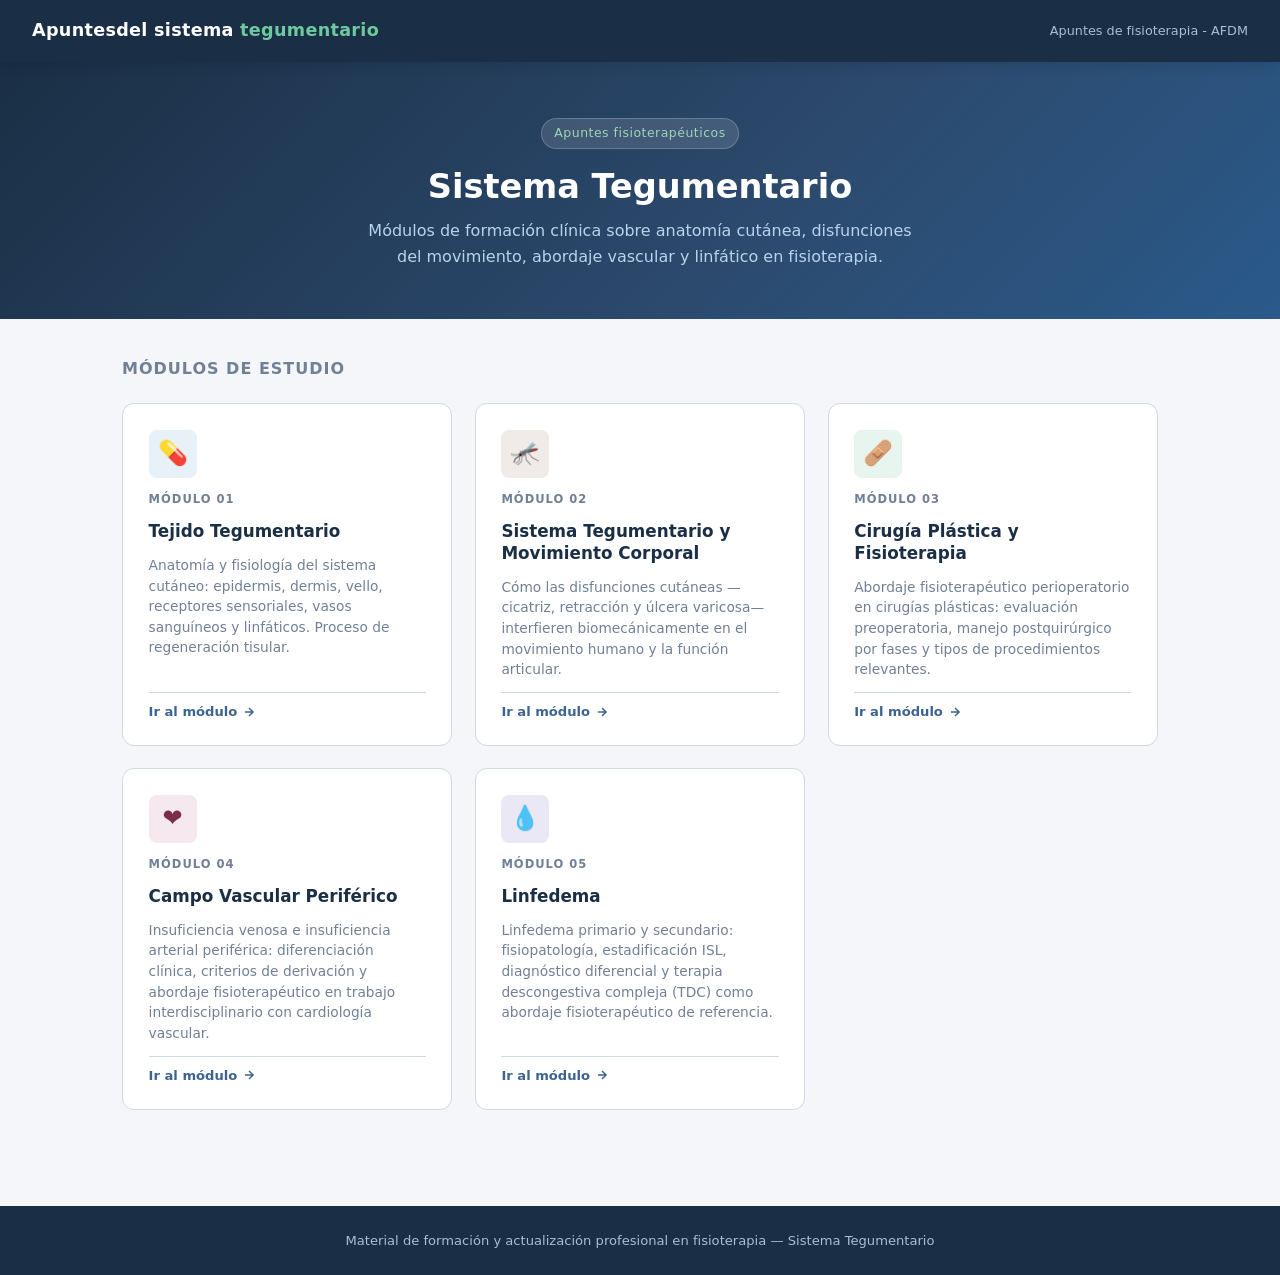
<file: index.html>
<!DOCTYPE html>
<html lang="es">
<head>
  <meta charset="UTF-8">
  <meta name="viewport" content="width=device-width, initial-scale=1.0">
  <title>Sistema Tegumentario — Formación Fisioterapéutica</title>
  <link rel="stylesheet" href="css/styles.css">
  <style>
    .site-header { justify-content: space-between; }
    .footer-info {
      background: var(--color-primary-dark);
      color: #a8bed6;
      text-align: center;
      padding: 1.5rem 2rem;
      font-size: 0.82rem;
      margin-top: 2rem;
    }
  </style>
</head>
<body>

  <header class="site-header">
    <div class="logo">Apuntesdel sistema<span> tegumentario</span></div>
    <div style="font-size:0.8rem;color:#a8bed6;">Apuntes de fisioterapia - AFDM</div>
  </header>

  <section class="home-hero">
    <div class="badge">Apuntes fisioterapéuticos</div>
    <h1>Sistema Tegumentario</h1>
    <p>Módulos de formación clínica sobre anatomía cutánea, disfunciones del movimiento, abordaje vascular y linfático en fisioterapia.</p>
  </section>

  <main class="modules-section">
    <h2>Módulos de estudio</h2>
    <div class="modules-grid">

      <a href="modulos/01-tejido-tegumentario.html" class="module-card mod-1">
        <div class="card-icon">&#128138;</div>
        <div class="card-num">Módulo 01</div>
        <h3>Tejido Tegumentario</h3>
        <p>Anatomía y fisiología del sistema cutáneo: epidermis, dermis, vello, receptores sensoriales, vasos sanguíneos y linfáticos. Proceso de regeneración tisular.</p>
        <div class="card-arrow">
          <span>Ir al módulo</span>
          <svg width="14" height="14" viewBox="0 0 24 24" fill="none" stroke="currentColor" stroke-width="2.5"><path d="M5 12h14M12 5l7 7-7 7"/></svg>
        </div>
      </a>

      <a href="modulos/02-movimiento-corporal.html" class="module-card mod-2">
        <div class="card-icon">&#129439;</div>
        <div class="card-num">Módulo 02</div>
        <h3>Sistema Tegumentario y Movimiento Corporal</h3>
        <p>Cómo las disfunciones cutáneas —cicatriz, retracción y úlcera varicosa— interfieren biomecánicamente en el movimiento humano y la función articular.</p>
        <div class="card-arrow">
          <span>Ir al módulo</span>
          <svg width="14" height="14" viewBox="0 0 24 24" fill="none" stroke="currentColor" stroke-width="2.5"><path d="M5 12h14M12 5l7 7-7 7"/></svg>
        </div>
      </a>

      <a href="modulos/03-cirugia-plastica.html" class="module-card mod-3">
        <div class="card-icon">&#129657;</div>
        <div class="card-num">Módulo 03</div>
        <h3>Cirugía Plástica y Fisioterapia</h3>
        <p>Abordaje fisioterapéutico perioperatorio en cirugías plásticas: evaluación preoperatoria, manejo postquirúrgico por fases y tipos de procedimientos relevantes.</p>
        <div class="card-arrow">
          <span>Ir al módulo</span>
          <svg width="14" height="14" viewBox="0 0 24 24" fill="none" stroke="currentColor" stroke-width="2.5"><path d="M5 12h14M12 5l7 7-7 7"/></svg>
        </div>
      </a>

      <a href="modulos/04-campo-vascular.html" class="module-card mod-4">
        <div class="card-icon">&#10084;&#65039;</div>
        <div class="card-num">Módulo 04</div>
        <h3>Campo Vascular Periférico</h3>
        <p>Insuficiencia venosa e insuficiencia arterial periférica: diferenciación clínica, criterios de derivación y abordaje fisioterapéutico en trabajo interdisciplinario con cardiología vascular.</p>
        <div class="card-arrow">
          <span>Ir al módulo</span>
          <svg width="14" height="14" viewBox="0 0 24 24" fill="none" stroke="currentColor" stroke-width="2.5"><path d="M5 12h14M12 5l7 7-7 7"/></svg>
        </div>
      </a>

      <a href="modulos/05-linfedema.html" class="module-card mod-5">
        <div class="card-icon">&#128167;</div>
        <div class="card-num">Módulo 05</div>
        <h3>Linfedema</h3>
        <p>Linfedema primario y secundario: fisiopatología, estadificación ISL, diagnóstico diferencial y terapia descongestiva compleja (TDC) como abordaje fisioterapéutico de referencia.</p>
        <div class="card-arrow">
          <span>Ir al módulo</span>
          <svg width="14" height="14" viewBox="0 0 24 24" fill="none" stroke="currentColor" stroke-width="2.5"><path d="M5 12h14M12 5l7 7-7 7"/></svg>
        </div>
      </a>

    </div>
  </main>

  <footer class="footer-info">
    Material de formación y actualización profesional en fisioterapia &mdash; Sistema Tegumentario
  </footer>

</body>
</html>
</file>
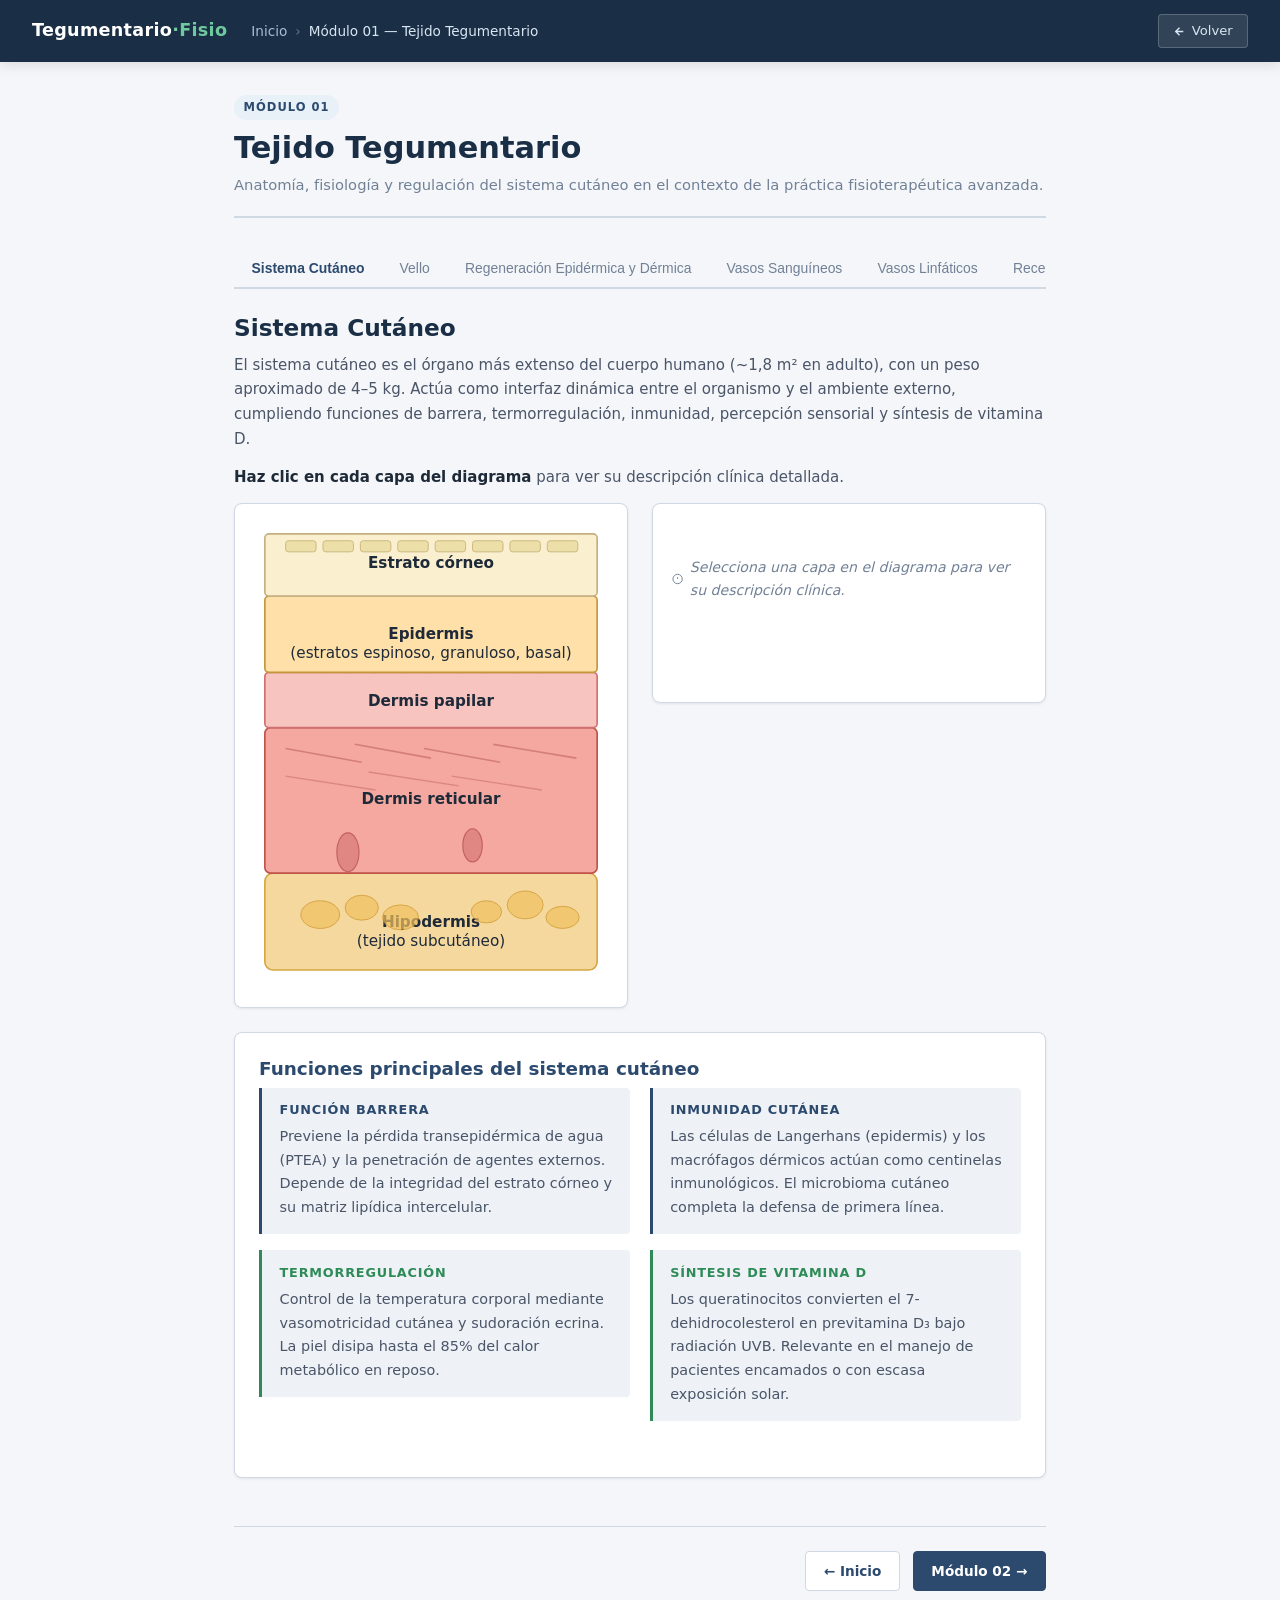
<file: modulos/01-tejido-tegumentario.html>
<!DOCTYPE html>
<html lang="es">
<head>
  <meta charset="UTF-8">
  <meta name="viewport" content="width=device-width, initial-scale=1.0">
  <title>Módulo 01 — Tejido Tegumentario</title>
  <link rel="stylesheet" href="../css/styles.css">
</head>
<body>

  <header class="site-header">
    <div class="logo">Tegumentario<span>·Fisiо</span></div>
    <nav class="breadcrumb">
      <a href="../index.html">Inicio</a>
      <span class="sep">›</span>
      <span class="current">Módulo 01 — Tejido Tegumentario</span>
    </nav>
    <a href="../index.html" class="btn-back">
      <svg width="13" height="13" viewBox="0 0 24 24" fill="none" stroke="currentColor" stroke-width="2.5"><path d="M19 12H5M12 19l-7-7 7-7"/></svg>
      Volver
    </a>
  </header>

  <main class="module-layout">

    <div class="module-header">
      <span class="module-badge badge-1">Módulo 01</span>
      <h1>Tejido Tegumentario</h1>
      <p class="module-desc">Anatomía, fisiología y regulación del sistema cutáneo en el contexto de la práctica fisioterapéutica avanzada.</p>
    </div>

    <div class="tabs-container" id="tabs-main">
      <div class="tabs-nav">
        <button class="tab-btn active">Sistema Cutáneo</button>
        <button class="tab-btn">Vello</button>
        <button class="tab-btn">Regeneración Epidérmica y Dérmica</button>
        <button class="tab-btn">Vasos Sanguíneos</button>
        <button class="tab-btn">Vasos Linfáticos</button>
        <button class="tab-btn">Receptores Cutáneos</button>
      </div>

      <!-- ===== PESTAÑA 1: Sistema Cutáneo ===== -->
      <div class="tab-panel active">
        <h2>Sistema Cutáneo</h2>
        <p>El sistema cutáneo es el órgano más extenso del cuerpo humano (~1,8 m² en adulto), con un peso aproximado de 4–5 kg. Actúa como interfaz dinámica entre el organismo y el ambiente externo, cumpliendo funciones de barrera, termorregulación, inmunidad, percepción sensorial y síntesis de vitamina D.</p>

        <p><strong>Haz clic en cada capa del diagrama</strong> para ver su descripción clínica detallada.</p>

        <div class="skin-diagram-wrapper">
          <div class="skin-svg-container">
            <svg viewBox="0 0 260 340" xmlns="http://www.w3.org/2000/svg" aria-label="Diagrama de capas de la piel">
              <!-- Hipodermis -->
              <rect class="skin-layer" data-layer="hypodermis" x="10" y="255" width="240" height="70" rx="6" fill="#f5d89e" stroke="#d4a843" stroke-width="1.2"/>
              <text class="layer-label" x="130" y="294" text-anchor="middle" font-weight="600">Hipodermis</text>
              <text class="layer-label" x="130" y="308" text-anchor="middle" font-size="9" fill="#888">(tejido subcutáneo)</text>
              <!-- Adipocitos schematic -->
              <ellipse cx="50" cy="285" rx="14" ry="10" fill="#f0c060" stroke="#c99020" stroke-width="0.7" opacity="0.7"/>
              <ellipse cx="80" cy="280" rx="12" ry="9" fill="#f0c060" stroke="#c99020" stroke-width="0.7" opacity="0.7"/>
              <ellipse cx="108" cy="287" rx="13" ry="9" fill="#f0c060" stroke="#c99020" stroke-width="0.7" opacity="0.7"/>
              <ellipse cx="170" cy="283" rx="11" ry="8" fill="#f0c060" stroke="#c99020" stroke-width="0.7" opacity="0.7"/>
              <ellipse cx="198" cy="278" rx="13" ry="10" fill="#f0c060" stroke="#c99020" stroke-width="0.7" opacity="0.7"/>
              <ellipse cx="225" cy="287" rx="12" ry="8" fill="#f0c060" stroke="#c99020" stroke-width="0.7" opacity="0.7"/>

              <!-- Dermis reticular -->
              <rect class="skin-layer" data-layer="dermis-ret" x="10" y="150" width="240" height="105" rx="4" fill="#f4a8a0" stroke="#c0534a" stroke-width="1.2"/>
              <text class="layer-label" x="130" y="205" text-anchor="middle" font-weight="600">Dermis reticular</text>
              <!-- Fibras colágenas schematic -->
              <line x1="25" y1="165" x2="80" y2="175" stroke="#b85550" stroke-width="1.2" opacity="0.5"/>
              <line x1="75" y1="162" x2="130" y2="172" stroke="#b85550" stroke-width="1.2" opacity="0.5"/>
              <line x1="125" y1="165" x2="180" y2="175" stroke="#b85550" stroke-width="1.2" opacity="0.5"/>
              <line x1="175" y1="162" x2="235" y2="172" stroke="#b85550" stroke-width="1.2" opacity="0.5"/>
              <line x1="25" y1="185" x2="90" y2="195" stroke="#b85550" stroke-width="1" opacity="0.4"/>
              <line x1="85" y1="182" x2="150" y2="192" stroke="#b85550" stroke-width="1" opacity="0.4"/>
              <line x1="145" y1="185" x2="210" y2="195" stroke="#b85550" stroke-width="1" opacity="0.4"/>
              <!-- Folículo piloso schematic -->
              <ellipse cx="70" cy="240" rx="8" ry="14" fill="#d47070" stroke="#a03030" stroke-width="0.8" opacity="0.6"/>
              <ellipse cx="160" cy="235" rx="7" ry="12" fill="#d47070" stroke="#a03030" stroke-width="0.8" opacity="0.6"/>

              <!-- Dermis papilar -->
              <rect class="skin-layer" data-layer="dermis-pap" x="10" y="110" width="240" height="40" rx="3" fill="#f7c4c0" stroke="#d07070" stroke-width="1.2"/>
              <text class="layer-label" x="130" y="134" text-anchor="middle" font-weight="600">Dermis papilar</text>
              <!-- Papilas dérmicas -->
              <path d="M 30 110 Q 40 100 50 110 Q 60 100 70 110 Q 80 100 90 110 Q 100 100 110 110 Q 120 100 130 110 Q 140 100 150 110 Q 160 100 170 110 Q 180 100 190 110 Q 200 100 210 110 Q 220 100 230 110" fill="none" stroke="#c06060" stroke-width="1.2" opacity="0.7"/>

              <!-- Epidermis -->
              <rect class="skin-layer" data-layer="epidermis" x="10" y="55" width="240" height="55" rx="3" fill="#ffe0a8" stroke="#c4973a" stroke-width="1.2"/>
              <text class="layer-label" x="130" y="86" text-anchor="middle" font-weight="600">Epidermis</text>
              <text class="layer-label" x="130" y="100" text-anchor="middle" font-size="9" fill="#888">(estratos espinoso, granuloso, basal)</text>

              <!-- Estrato córneo -->
              <rect class="skin-layer" data-layer="stratum-corneum" x="10" y="10" width="240" height="45" rx="3" fill="#faf0d0" stroke="#c4b080" stroke-width="1.2"/>
              <text class="layer-label" x="130" y="35" text-anchor="middle" font-weight="600">Estrato córneo</text>
              <!-- Corneocitos schematic -->
              <rect x="25" y="15" width="22" height="8" rx="2" fill="#e8d898" stroke="#b8a060" stroke-width="0.7" opacity="0.7"/>
              <rect x="52" y="15" width="22" height="8" rx="2" fill="#e8d898" stroke="#b8a060" stroke-width="0.7" opacity="0.7"/>
              <rect x="79" y="15" width="22" height="8" rx="2" fill="#e8d898" stroke="#b8a060" stroke-width="0.7" opacity="0.7"/>
              <rect x="106" y="15" width="22" height="8" rx="2" fill="#e8d898" stroke="#b8a060" stroke-width="0.7" opacity="0.7"/>
              <rect x="133" y="15" width="22" height="8" rx="2" fill="#e8d898" stroke="#b8a060" stroke-width="0.7" opacity="0.7"/>
              <rect x="160" y="15" width="22" height="8" rx="2" fill="#e8d898" stroke="#b8a060" stroke-width="0.7" opacity="0.7"/>
              <rect x="187" y="15" width="22" height="8" rx="2" fill="#e8d898" stroke="#b8a060" stroke-width="0.7" opacity="0.7"/>
              <rect x="214" y="15" width="22" height="8" rx="2" fill="#e8d898" stroke="#b8a060" stroke-width="0.7" opacity="0.7"/>

              <!-- Indicador interactivo -->
              <text x="130" y="352" text-anchor="middle" font-size="9.5" fill="#999" font-family="sans-serif">↑ Clic en cada capa para ver detalles</text>
            </svg>
          </div>

          <div class="skin-info-panel" id="skin-info-panel">
            <div class="hint">
              <svg width="16" height="16" viewBox="0 0 24 24" fill="none" stroke="currentColor" stroke-width="2"><circle cx="12" cy="12" r="10"/><path d="M12 8v4M12 16h.01"/></svg>
              Selecciona una capa en el diagrama para ver su descripción clínica.
            </div>
          </div>
        </div>

        <div class="content-card">
          <h3>Funciones principales del sistema cutáneo</h3>
          <div class="two-col">
            <div>
              <div class="info-block">
                <h4>Función barrera</h4>
                <p>Previene la pérdida transepidérmica de agua (PTEA) y la penetración de agentes externos. Depende de la integridad del estrato córneo y su matriz lipídica intercelular.</p>
              </div>
              <div class="info-block accent">
                <h4>Termorregulación</h4>
                <p>Control de la temperatura corporal mediante vasomotricidad cutánea y sudoración ecrina. La piel disipa hasta el 85% del calor metabólico en reposo.</p>
              </div>
            </div>
            <div>
              <div class="info-block">
                <h4>Inmunidad cutánea</h4>
                <p>Las células de Langerhans (epidermis) y los macrófagos dérmicos actúan como centinelas inmunológicos. El microbioma cutáneo completa la defensa de primera línea.</p>
              </div>
              <div class="info-block accent">
                <h4>Síntesis de vitamina D</h4>
                <p>Los queratinocitos convierten el 7-dehidrocolesterol en previtamina D₃ bajo radiación UVB. Relevante en el manejo de pacientes encamados o con escasa exposición solar.</p>
              </div>
            </div>
          </div>
        </div>
      </div>

      <!-- ===== PESTAÑA 2: Vello ===== -->
      <div class="tab-panel">
        <h2>Vello — Unidad Pilosebácea</h2>
        <p>La unidad pilosebácea está compuesta por el folículo piloso, la glándula sebácea, la glándula sudorípara apocrina (en zonas específicas) y el músculo erector del pelo. Es una estructura dinámica con ciclos de crecimiento propios.</p>

        <div class="content-card">
          <h3>Ciclo folicular</h3>
          <table class="clinical-table">
            <thead>
              <tr>
                <th>Fase</th>
                <th>Duración</th>
                <th>Características</th>
                <th>Relevancia clínica</th>
              </tr>
            </thead>
            <tbody>
              <tr>
                <td><strong>Anágena</strong> (crecimiento)</td>
                <td>2–7 años</td>
                <td>Alta actividad mitótica en la matriz folicular. El pelo crece ~1 cm/mes.</td>
                <td>El 85–90% de los folículos se encuentra en esta fase. Alterada en quimioterapia y estados de déficit nutricional severo.</td>
              </tr>
              <tr>
                <td><strong>Catágena</strong> (regresión)</td>
                <td>2–3 semanas</td>
                <td>Apoptosis de queratinocitos de la matriz. Detención del crecimiento y retracción del folículo.</td>
                <td>Fase transitoria breve; difícil de identificar clínicamente.</td>
              </tr>
              <tr>
                <td><strong>Telógena</strong> (reposo)</td>
                <td>3–4 meses</td>
                <td>Folículo en reposo. Caída del pelo club. 10–15% de folículos en esta fase.</td>
                <td>El efluvio telógeno (caída difusa) ocurre cuando un estímulo estresante (cirugía mayor, trauma, enfermedad sistémica) sincroniza folículos en esta fase.</td>
              </tr>
            </tbody>
          </table>
        </div>

        <div class="content-card">
          <h3>Glándula sebácea</h3>
          <p>Glándula holocrina que secreta sebo (mezcla de triglicéridos, ácidos grasos, escualeno y colesterol). El sebo emulsificado con el sudor ecino forma el manto lipídico ácido de la superficie cutánea (pH 4,5–5,5), esencial para la regulación de la microbiota comensal y la función barrera.</p>
          <div class="info-block warning">
            <h4>Implicación en cicatrices y quemaduras</h4>
            <p>La destrucción de la unidad pilosebácea en quemaduras de segundo grado profundo y tercer grado elimina la fuente principal de queratinocitos para la re-epitelización. El pronóstico de cicatrización depende directamente de la densidad folicular residual en el área afectada.</p>
          </div>
        </div>

        <div class="content-card">
          <h3>Músculo erector del pelo (arrector pili)</h3>
          <p>Músculo liso de inervación simpática adrenérgica. Su contracción produce la "piel de gallina" (piloerección), reflejando un mecanismo ancestral de aislamiento térmico y señalización. En fisioterapia, la evaluación de la respuesta piloerectora puede ser un indicador indirecto de la integridad del sistema nervioso autónomo en el segmento explorado.</p>
        </div>
      </div>

      <!-- ===== PESTAÑA 3: Regeneración ===== -->
      <div class="tab-panel">
        <h2>Proceso de Regeneración de la Epidermis y la Dermis</h2>
        <p>La regeneración cutánea es un proceso secuencial y solapado que implica cuatro fases moleculares y celulares. Su comprensión es la base del razonamiento clínico en cicatrices, úlceras y procedimientos quirúrgicos.</p>

        <div class="content-card">
          <h3>Fases de cicatrización</h3>
          <table class="clinical-table">
            <thead>
              <tr><th>Fase</th><th>Cronología</th><th>Eventos clave</th><th>Implicación terapéutica</th></tr>
            </thead>
            <tbody>
              <tr>
                <td><strong>Hemostasia</strong></td>
                <td>0–minutos</td>
                <td>Vasoconstricción refleja, agregación plaquetaria, formación del tapón de fibrina. Liberación de factores de crecimiento (PDGF, TGF-β).</td>
                <td>Respetarla: la compresión temprana inadecuada puede comprometer el coágulo inicial.</td>
              </tr>
              <tr>
                <td><strong>Inflamatoria</strong></td>
                <td>Días 1–5</td>
                <td>Vasodilatación, edema, migración de neutrófilos (días 1–2) y macrófagos M1 (días 2–5). Desbridamiento y señalización para la reparación.</td>
                <td>La fisioterapia no interfiere agresivamente en esta fase. Se prioriza el control del edema (elevación, compresión suave si indicada).</td>
              </tr>
              <tr>
                <td><strong>Proliferativa</strong></td>
                <td>Días 5–21</td>
                <td>Angiogénesis, fibroplasia (fibroblastos → miofibroblastos), síntesis de colágeno tipo III, re-epitelización desde los bordes y folículos pilosos.</td>
                <td>Inicio de movilización precoz del tejido cicatricial, masaje cicatricial suave (a partir del cierre completo), prevención de retracción.</td>
              </tr>
              <tr>
                <td><strong>Remodelación</strong></td>
                <td>Semanas 3 – 2 años</td>
                <td>Sustitución de colágeno III por colágeno I, cross-linking, maduración de la cicatriz. Reducción de la celularidad y la vascularización.</td>
                <td>Masaje transverso profundo, ultrasonido terapéutico, presoterapia, taping. Ventana de máxima plasticidad tisular.</td>
              </tr>
            </tbody>
          </table>
        </div>

        <div class="content-card">
          <h3>Regeneración epidérmica</h3>
          <p>La re-epitelización ocurre por migración centrípeta de queratinocitos desde los márgenes de la herida y desde los folículos pilosos residuales. La velocidad de migración es de ~0,5 mm/día en condiciones óptimas. Requiere un lecho húmedo (cura húmeda), ausencia de infección y sustrato de fibronectina intacto.</p>
          <div class="info-block accent">
            <h4>Principio de cura húmeda</h4>
            <p>La migración de queratinocitos es significativamente más rápida en ambiente húmedo que en seco. Los apósitos oclusivos o semioclusivos mantienen las condiciones óptimas y reducen el dolor, la desecación y la formación de costra (que actúa como barrera física a la migración celular).</p>
          </div>
        </div>

        <div class="content-card">
          <h3>Remodelación dérmica y calidad de la cicatriz</h3>
          <p>La calidad mecánica de la cicatriz depende de la organización del colágeno dérmico. En la piel sana, las fibras de colágeno forman un entramado en cesta (<em>basket-weave pattern</em>). En la cicatriz madura, las fibras se orientan en haces paralelos con menor resistencia a tensiones multidireccionales.</p>
          <div class="two-col">
            <div class="info-block warning">
              <h4>Cicatriz hipertrófica</h4>
              <p>Permanece dentro de los márgenes de la herida. Exceso de síntesis de colágeno en la fase proliferativa, mediado por TGF-β1. Alta probabilidad de respuesta a masaje y presoterapia.</p>
            </div>
            <div class="info-block danger">
              <h4>Cicatriz queloide</h4>
              <p>Crece más allá de los márgenes originales. Base genética (mayor prevalencia en fototipos IV–VI). Menor respuesta a fisioterapia aislada; requiere abordaje multidisciplinar (corticoides intralesionales, láser, cirugía + radioterapia).</p>
            </div>
          </div>
        </div>
      </div>

      <!-- ===== PESTAÑA 4: Vasos Sanguíneos ===== -->
      <div class="tab-panel">
        <h2>Vasos Sanguíneos Cutáneos</h2>
        <p>La vascularización cutánea cumple funciones de nutrición tisular, termorregulación y participación en la respuesta inflamatoria. Su comprensión es esencial en el abordaje de úlceras vasculares, cicatrización y linfedema.</p>

        <div class="content-card">
          <h3>Organización del sistema vascular cutáneo</h3>
          <table class="clinical-table">
            <thead>
              <tr><th>Plexo / Estructura</th><th>Localización</th><th>Función principal</th></tr>
            </thead>
            <tbody>
              <tr>
                <td><strong>Plexo subepidérmico (superficial)</strong></td>
                <td>Unión dermis papilar–reticular</td>
                <td>Nutrición epidérmica por difusión. Termorregulación fina. Asas capilares en las papilas dérmicas.</td>
              </tr>
              <tr>
                <td><strong>Plexo profundo (subdérmico)</strong></td>
                <td>Dermis reticular profunda / hipodermis</td>
                <td>Distribución regional del flujo. Comunicación con la red vascular subcutánea y muscular.</td>
              </tr>
              <tr>
                <td><strong>Anastomosis arteriovenosas (AV)</strong></td>
                <td>Yemas, dedos, nariz, labios</td>
                <td>Regulación de la temperatura corporal mediante el cortocircuito del flujo capilar. Controladas por el sistema nervioso simpático.</td>
              </tr>
              <tr>
                <td><strong>Glomus cutáneo</strong></td>
                <td>Dermis profunda de extremidades distales</td>
                <td>Órgano de termorregulación: AV altamente especializada con túnica muscular engrosada.</td>
              </tr>
            </tbody>
          </table>
        </div>

        <div class="content-card">
          <h3>Regulación vasomotora cutánea</h3>
          <p>La vasomotricidad cutánea está regulada por mecanismos neurales (simpático adrenérgico: vasoconstricción; simpático colinérgico: vasodilatación activa en el calor) y locales (liberación de óxido nítrico, prostaglandinas, histamina en respuesta inflamatoria).</p>
          <div class="info-block">
            <h4>Relevancia en fisioterapia</h4>
            <p>Las técnicas manuales (masaje clásico, drenaje linfático manual), el calor y el ejercicio activan la vasodilatación cutánea refleja, incrementando la perfusión local y favoreciendo la resolución del edema y la cicatrización. La crioterapia produce vasoconstricción inicial seguida de vasodilatación de rebote (respuesta de caza de Lewis).</p>
          </div>
        </div>

        <div class="content-card">
          <h3>Evaluación de la perfusión cutánea</h3>
          <p>Herramientas clínicas utilizadas en fisioterapia avanzada y en trabajo interdisciplinario:</p>
          <ul>
            <li><strong>Índice tobillo-brazo (ITB):</strong> diagnóstico de insuficiencia arterial periférica. Contraindicación absoluta de compresión &lt; 0,8.</li>
            <li><strong>Tiempo de llenado capilar:</strong> evaluación de la microcirculación distal (&gt; 2 seg = compromiso).</li>
            <li><strong>Temperatura cutánea diferencial:</strong> asimetría &gt; 2°C sugiere compromiso vascular unilateral.</li>
            <li><strong>Fluxometría Doppler:</strong> cuantificación no invasiva del flujo capilar en úlceras y colgajos.</li>
          </ul>
        </div>
      </div>

      <!-- ===== PESTAÑA 5: Vasos Linfáticos ===== -->
      <div class="tab-panel">
        <h2>Vasos Linfáticos Cutáneos</h2>
        <p>El sistema linfático cutáneo es el primer nivel de drenaje del intersticio dérmico y subcutáneo. Su disfunción da origen al linfedema y complica cuadros de insuficiencia venosa crónica.</p>

        <div class="content-card">
          <h3>Arquitectura linfática cutánea</h3>
          <table class="clinical-table">
            <thead>
              <tr><th>Estructura</th><th>Características</th><th>Función</th></tr>
            </thead>
            <tbody>
              <tr>
                <td><strong>Capilares linfáticos iniciales</strong></td>
                <td>Ciegos, endotelio discontinuo, sin lámina basal completa. Filamentos de anclaje a la matriz extracelular.</td>
                <td>Captación de linfa intersticial: proteínas, macrófagos, lípidos (en quilomicrones intestinales), detritus celulares.</td>
              </tr>
              <tr>
                <td><strong>Vasos linfáticos colectores (pre-colectores)</strong></td>
                <td>Válvulas semilunares cada 6–20 mm. Células musculares lisas en la pared. Unidad linfangión.</td>
                <td>Transporte activo de linfa hacia los colectores profundos. La musculatura intrínseca genera contracciones peristálticas (8–12 / min en reposo).</td>
              </tr>
              <tr>
                <td><strong>Troncos linfáticos y conducto torácico</strong></td>
                <td>Mayor calibre, mayor presión. Convergencia en el ángulo venoso (vena subclavia / yugular).</td>
                <td>Retorno de la linfa a la circulación venosa central.</td>
              </tr>
            </tbody>
          </table>
        </div>

        <div class="content-card">
          <h3>Mecanismos de propulsión linfática</h3>
          <div class="two-col">
            <div class="info-block">
              <h4>Intrínseco (linfangión)</h4>
              <p>Contracción autónoma de la musculatura lisa parietal de los vasos colectores, regulada por el sistema nervioso autónomo y mediadores locales (NO, sustancia P, histamina).</p>
            </div>
            <div class="info-block accent">
              <h4>Extrínseco (físico)</h4>
              <p>Compresión por contracción muscular, pulsación arterial adyacente, movimiento respiratorio (gradiente de presión torácica), presión tisular. Fundamento fisiológico del ejercicio en el tratamiento del linfedema.</p>
            </div>
          </div>
        </div>

        <div class="content-card">
          <h3>Territorios linfáticos y anastomosis</h3>
          <p>La piel está dividida en territorios de drenaje linfático (<em>lymphosomes</em>) con fronteras territoriales (<em>watersheds</em>) donde el flujo es mínimo. Las anastomosis dérmicas entre territorios adyacentes son la base fisiológica del <strong>drenaje linfático manual (DLM)</strong>: al estimular el territorio vecino sano, se redirige el flujo desde la zona congestionada a través de estas comunicaciones dérmicas superficiales.</p>
        </div>
      </div>

      <!-- ===== PESTAÑA 6: Receptores Cutáneos ===== -->
      <div class="tab-panel">
        <h2>Receptores Cutáneos</h2>
        <p>Los mecanorreceptores, termorreceptores y nociceptores cutáneos constituyen la base sensorial periférica. Su función y su estado de integridad son determinantes en el razonamiento clínico fisioterapéutico, especialmente en dolor crónico, neuropatías y cicatrices.</p>

        <div class="content-card">
          <h3>Mecanorreceptores táctiles</h3>
          <table class="clinical-table">
            <thead>
              <tr><th>Receptor</th><th>Localización</th><th>Fibra aferente</th><th>Estímulo óptimo</th><th>Función</th></tr>
            </thead>
            <tbody>
              <tr>
                <td><strong>Meissner</strong></td>
                <td>Dermis papilar de piel glabra</td>
                <td>Aβ (rápida)</td>
                <td>Toque ligero, vibración 20–50 Hz</td>
                <td>Discriminación táctil fina, textura</td>
              </tr>
              <tr>
                <td><strong>Merkel</strong></td>
                <td>Unión dermo-epidérmica</td>
                <td>Aβ (lenta)</td>
                <td>Presión sostenida, bordes</td>
                <td>Percepción de forma y detalles estáticos</td>
              </tr>
              <tr>
                <td><strong>Ruffini</strong></td>
                <td>Dermis profunda, subcutáneo</td>
                <td>Aβ (lenta)</td>
                <td>Estiramiento cutáneo, calor</td>
                <td>Postura, dirección del movimiento articular</td>
              </tr>
              <tr>
                <td><strong>Pacini</strong></td>
                <td>Hipodermis, fascia</td>
                <td>Aβ (rápida)</td>
                <td>Vibración 200–300 Hz, presión</td>
                <td>Percepción de vibraciones finas, herramientas</td>
              </tr>
            </tbody>
          </table>
        </div>

        <div class="content-card">
          <h3>Nociceptores y termorreceptores</h3>
          <table class="clinical-table">
            <thead>
              <tr><th>Tipo</th><th>Fibra</th><th>Estímulo</th><th>Implicación clínica</th></tr>
            </thead>
            <tbody>
              <tr>
                <td><strong>Nociceptores mecánicos (AM)</strong></td>
                <td>Aδ</td>
                <td>Presión intensa, incisión</td>
                <td>Dolor agudo, bien localizado ("primer dolor"). Activados en la fase inflamatoria post-quirúrgica.</td>
              </tr>
              <tr>
                <td><strong>Nociceptores polimodales (CMH)</strong></td>
                <td>C</td>
                <td>Calor &gt; 45°C, mecánico intenso, mediadores inflamatorios</td>
                <td>Dolor crónico, quemante, mal localizado ("segundo dolor"). Base del dolor en úlceras crónicas y cicatrices sensibilizadas.</td>
              </tr>
              <tr>
                <td><strong>Termorreceptores al frío</strong></td>
                <td>Aδ / C</td>
                <td>15–30°C</td>
                <td>Fundamento de la crioterapia analgésica. Activación de fibras A inhibe transmisión de fibras C (teoría de la compuerta).</td>
              </tr>
              <tr>
                <td><strong>Termorreceptores al calor</strong></td>
                <td>C</td>
                <td>30–45°C</td>
                <td>Termoterapia superficial: vasodilatación, analgesia, aumento de extensibilidad del tejido conectivo.</td>
              </tr>
            </tbody>
          </table>
        </div>

        <div class="content-card">
          <h3>Alteraciones en cicatrices y neuropatías</h3>
          <div class="info-block warning">
            <h4>Sensibilización periférica en cicatrices</h4>
            <p>La liberación crónica de mediadores inflamatorios (bradicinina, PGE2, NGF, sustancia P) en el tejido cicatricial genera un estado de sensibilización periférica: los nociceptores reducen su umbral de activación, produciendo alodinia (dolor ante estímulo no doloroso) e hiperalgesia. La evaluación sensorial cuantitativa (QST) diferencia entre hiposensibilidad (por pérdida de receptores) e hipersensibilidad (por sensibilización).</p>
          </div>
          <div class="info-block">
            <h4>Neuropatía diabética y evaluación cutánea</h4>
            <p>La pérdida de fibras C epidérmicas (demostrable mediante biopsia cutánea con anticuerpo anti-PGP9.5) precede a la sintomatología clínica en la neuropatía diabética. En fisioterapia, el test de monofilamento de 10 g (Semmes-Weinstein) es el estándar para la detección del déficit de protección sensorial en el pie diabético.</p>
          </div>
        </div>
      </div>

    </div><!-- /tabs-container -->

    <div class="module-footer">
      <div></div>
      <div class="nav-links">
        <a href="../index.html" class="btn-nav">&#8592; Inicio</a>
        <a href="02-movimiento-corporal.html" class="btn-nav primary">Módulo 02 &#8594;</a>
      </div>
    </div>

  </main>

  <script src="../js/tabs.js"></script>
  <script>
    initTabs('tabs-main');
    initSkinDiagram();
  </script>
</body>
</html>
</file>
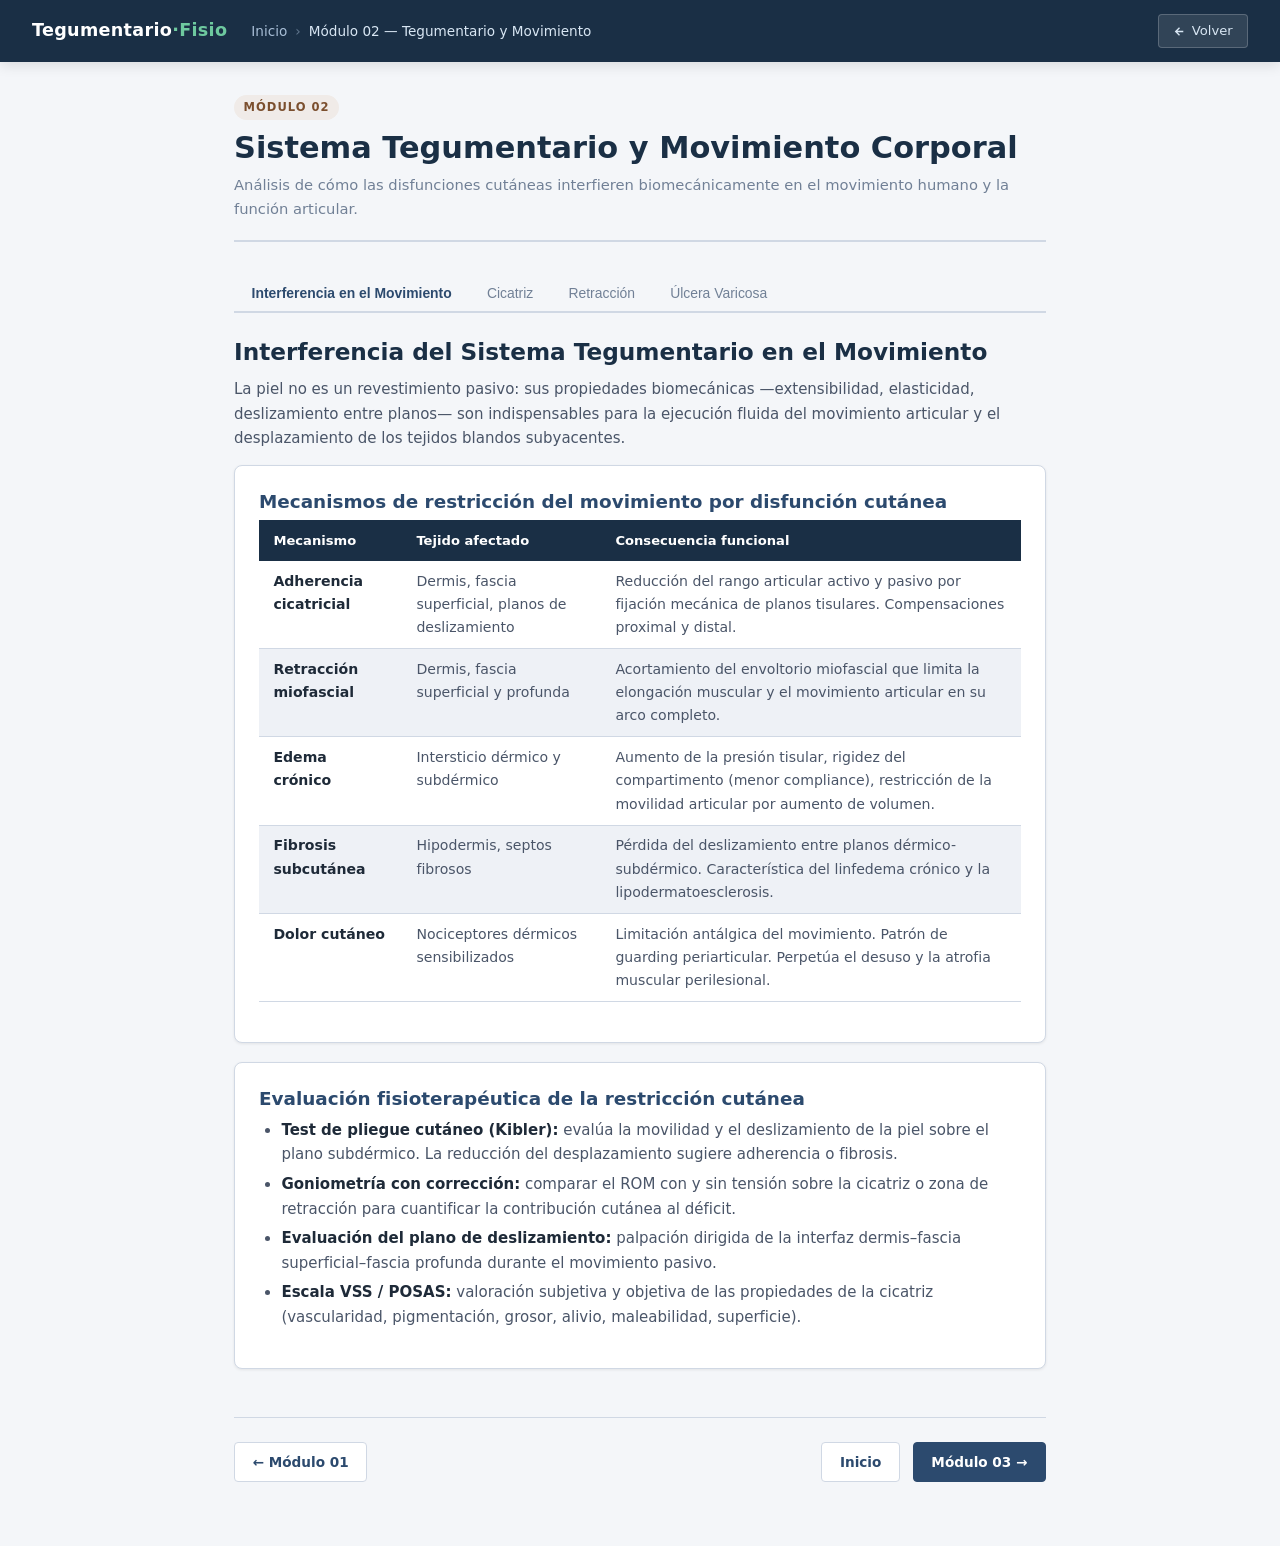
<file: modulos/02-movimiento-corporal.html>
<!DOCTYPE html>
<html lang="es">
<head>
  <meta charset="UTF-8">
  <meta name="viewport" content="width=device-width, initial-scale=1.0">
  <title>Módulo 02 — Sistema Tegumentario y Movimiento Corporal</title>
  <link rel="stylesheet" href="../css/styles.css">
</head>
<body>

  <header class="site-header">
    <div class="logo">Tegumentario<span>·Fisiо</span></div>
    <nav class="breadcrumb">
      <a href="../index.html">Inicio</a>
      <span class="sep">›</span>
      <span class="current">Módulo 02 — Tegumentario y Movimiento</span>
    </nav>
    <a href="../index.html" class="btn-back">
      <svg width="13" height="13" viewBox="0 0 24 24" fill="none" stroke="currentColor" stroke-width="2.5"><path d="M19 12H5M12 19l-7-7 7-7"/></svg>
      Volver
    </a>
  </header>

  <main class="module-layout">

    <div class="module-header">
      <span class="module-badge badge-2">Módulo 02</span>
      <h1>Sistema Tegumentario y Movimiento Corporal</h1>
      <p class="module-desc">Análisis de cómo las disfunciones cutáneas interfieren biomecánicamente en el movimiento humano y la función articular.</p>
    </div>

    <div class="tabs-container" id="tabs-main">
      <div class="tabs-nav">
        <button class="tab-btn active">Interferencia en el Movimiento</button>
        <button class="tab-btn">Cicatriz</button>
        <button class="tab-btn">Retracción</button>
        <button class="tab-btn">Úlcera Varicosa</button>
      </div>

      <!-- ===== PESTAÑA 1 ===== -->
      <div class="tab-panel active">
        <h2>Interferencia del Sistema Tegumentario en el Movimiento</h2>
        <p>La piel no es un revestimiento pasivo: sus propiedades biomecánicas —extensibilidad, elasticidad, deslizamiento entre planos— son indispensables para la ejecución fluida del movimiento articular y el desplazamiento de los tejidos blandos subyacentes.</p>

        <div class="content-card">
          <h3>Mecanismos de restricción del movimiento por disfunción cutánea</h3>
          <table class="clinical-table">
            <thead>
              <tr><th>Mecanismo</th><th>Tejido afectado</th><th>Consecuencia funcional</th></tr>
            </thead>
            <tbody>
              <tr>
                <td><strong>Adherencia cicatricial</strong></td>
                <td>Dermis, fascia superficial, planos de deslizamiento</td>
                <td>Reducción del rango articular activo y pasivo por fijación mecánica de planos tisulares. Compensaciones proximal y distal.</td>
              </tr>
              <tr>
                <td><strong>Retracción miofascial</strong></td>
                <td>Dermis, fascia superficial y profunda</td>
                <td>Acortamiento del envoltorio miofascial que limita la elongación muscular y el movimiento articular en su arco completo.</td>
              </tr>
              <tr>
                <td><strong>Edema crónico</strong></td>
                <td>Intersticio dérmico y subdérmico</td>
                <td>Aumento de la presión tisular, rigidez del compartimento (menor compliance), restricción de la movilidad articular por aumento de volumen.</td>
              </tr>
              <tr>
                <td><strong>Fibrosis subcutánea</strong></td>
                <td>Hipodermis, septos fibrosos</td>
                <td>Pérdida del deslizamiento entre planos dérmico-subdérmico. Característica del linfedema crónico y la lipodermatoesclerosis.</td>
              </tr>
              <tr>
                <td><strong>Dolor cutáneo</strong></td>
                <td>Nociceptores dérmicos sensibilizados</td>
                <td>Limitación antálgica del movimiento. Patrón de guarding periarticular. Perpetúa el desuso y la atrofia muscular perilesional.</td>
              </tr>
            </tbody>
          </table>
        </div>

        <div class="content-card">
          <h3>Evaluación fisioterapéutica de la restricción cutánea</h3>
          <ul>
            <li><strong>Test de pliegue cutáneo (Kibler):</strong> evalúa la movilidad y el deslizamiento de la piel sobre el plano subdérmico. La reducción del desplazamiento sugiere adherencia o fibrosis.</li>
            <li><strong>Goniometría con corrección:</strong> comparar el ROM con y sin tensión sobre la cicatriz o zona de retracción para cuantificar la contribución cutánea al déficit.</li>
            <li><strong>Evaluación del plano de deslizamiento:</strong> palpación dirigida de la interfaz dermis–fascia superficial–fascia profunda durante el movimiento pasivo.</li>
            <li><strong>Escala VSS / POSAS:</strong> valoración subjetiva y objetiva de las propiedades de la cicatriz (vascularidad, pigmentación, grosor, alivio, maleabilidad, superficie).</li>
          </ul>
        </div>
      </div>

      <!-- ===== PESTAÑA 2: Cicatriz ===== -->
      <div class="tab-panel">
        <h2>Cicatriz: Impacto en el Movimiento</h2>

        <p>Haz clic en cada tipo de cicatriz para ver su descripción clínica detallada.</p>

        <table class="expandable-table" id="scar-table">
          <thead>
            <tr>
              <th style="width:40%">Tipo de cicatriz</th>
              <th>Localización frecuente</th>
              <th>Impacto funcional</th>
            </tr>
          </thead>
          <tbody>

            <tr class="row-trigger">
              <td><span class="expand-icon">+</span> Cicatriz normotrófica</td>
              <td>Cualquier región corporal</td>
              <td>Bajo-moderado</td>
            </tr>
            <tr class="row-detail">
              <td colspan="3">
                <div class="detail-grid">
                  <div class="detail-item">
                    <h4>Características</h4>
                    <p>Cicatriz plana, pálida, con consistencia similar a la piel circundante. Colágeno organizado de forma relativamente ordenada. Mínima restricción mecánica en la mayoría de los casos.</p>
                  </div>
                  <div class="detail-item">
                    <h4>Restricción de movimiento</h4>
                    <p>Puede generar adherencias superficiales si atraviesa planos de deslizamiento periarticulares. El déficit es mayor cuando la cicatriz está orientada perpendicular al eje de movimiento.</p>
                  </div>
                  <div class="detail-item">
                    <h4>Abordaje fisioterapéutico</h4>
                    <p>Masaje cicatricial, movilización de planos de deslizamiento, stretching progresivo de la zona periarticular. Inicio tras cierre cutáneo completo.</p>
                  </div>
                  <div class="detail-item">
                    <h4>Tags clínicos</h4>
                    <p><span class="tag tag-green">Buen pronóstico</span> <span class="tag tag-blue">Responde bien a masaje</span></p>
                  </div>
                </div>
              </td>
            </tr>

            <tr class="row-trigger">
              <td><span class="expand-icon">+</span> Cicatriz hipertrófica</td>
              <td>Articulaciones, zonas de tensión cutánea</td>
              <td>Moderado-alto</td>
            </tr>
            <tr class="row-detail">
              <td colspan="3">
                <div class="detail-grid">
                  <div class="detail-item">
                    <h4>Características</h4>
                    <p>Elevada, eritematosa, pruriginosa. Permanece dentro de los márgenes de la herida. Exceso de colágeno tipo III desordenado, alta densidad de miofibroblastos. Madura en 6–18 meses.</p>
                  </div>
                  <div class="detail-item">
                    <h4>Restricción de movimiento</h4>
                    <p>Alta restricción por rigidez del tejido cicatricial y adherencia a planos profundos. Especialmente limitante en zona del cuello, axila, pliegue del codo y rodilla, tobillo.</p>
                  </div>
                  <div class="detail-item">
                    <h4>Abordaje fisioterapéutico</h4>
                    <p>Presoterapia (20–25 mmHg, 23 h/día), masaje cicatricial con técnica de desplazamiento, silicona tópica, ultrasonido (1 MHz, 0.5–1 W/cm², modo pulsado), ejercicio activo en arco completo.</p>
                  </div>
                  <div class="detail-item">
                    <h4>Tags clínicos</h4>
                    <p><span class="tag tag-orange">Respuesta variable</span> <span class="tag tag-blue">Presoterapia indicada</span></p>
                  </div>
                </div>
              </td>
            </tr>

            <tr class="row-trigger">
              <td><span class="expand-icon">+</span> Cicatriz queloide</td>
              <td>Esternón, hombros, lóbulos auriculares</td>
              <td>Variable (depende de localización)</td>
            </tr>
            <tr class="row-detail">
              <td colspan="3">
                <div class="detail-grid">
                  <div class="detail-item">
                    <h4>Características</h4>
                    <p>Crece más allá de los márgenes. No involuciona espontáneamente. Mayor prevalencia en fototipos IV–VI. Componente genético marcado (cromosoma 2q23, TGF-β1 sobreexpresado).</p>
                  </div>
                  <div class="detail-item">
                    <h4>Restricción de movimiento</h4>
                    <p>Depende de la localización. En articulaciones puede ser muy limitante. El dolor y el prurito generan patrones de compensación motora crónica.</p>
                  </div>
                  <div class="detail-item">
                    <h4>Abordaje fisioterapéutico</h4>
                    <p>La fisioterapia aislada tiene eficacia limitada. El abordaje es multidisciplinar: corticoides intralesionales + láser fraccional + presoterapia. El fisioterapeuta interviene en el mantenimiento del rango articular y el control del dolor.</p>
                  </div>
                  <div class="detail-item">
                    <h4>Tags clínicos</h4>
                    <p><span class="tag tag-red">Abordaje multidisciplinar</span> <span class="tag tag-orange">No involuciona sola</span></p>
                  </div>
                </div>
              </td>
            </tr>

            <tr class="row-trigger">
              <td><span class="expand-icon">+</span> Cicatriz adherida profunda</td>
              <td>Post-cirugía (laparotomías, artroplastias, amputaciones)</td>
              <td>Alto</td>
            </tr>
            <tr class="row-detail">
              <td colspan="3">
                <div class="detail-grid">
                  <div class="detail-item">
                    <h4>Características</h4>
                    <p>Fijación de la cicatriz a planos aponeuróticos, musculares o periósticos. La piel no desliza sobre el plano subyacente. Hallazgo del test de pliegue de Kibler negativo (no levanta pliegue).</p>
                  </div>
                  <div class="detail-item">
                    <h4>Restricción de movimiento</h4>
                    <p>Muy alta. Limita no solo la movilidad articular subyacente sino también la biomecánica regional: el bloqueo del deslizamiento cutáneo-fascial impide la excursión normal de la cadena miofascial.</p>
                  </div>
                  <div class="detail-item">
                    <h4>Abordaje fisioterapéutico</h4>
                    <p>Técnicas de liberación miofascial, masaje transverso profundo (Cyriax), vacuoterapia (ventosas) para tracción de planos profundos, ultrasonido focalizado para movilización fibroblástica. Requiere trabajo en distintas direcciones y planos.</p>
                  </div>
                  <div class="detail-item">
                    <h4>Tags clínicos</h4>
                    <p><span class="tag tag-red">Alta prioridad</span> <span class="tag tag-purple">Liberación miofascial</span></p>
                  </div>
                </div>
              </td>
            </tr>

          </tbody>
        </table>
      </div>

      <!-- ===== PESTAÑA 3: Retracción ===== -->
      <div class="tab-panel">
        <h2>Retracción Cutánea y Miofascial</h2>

        <div class="content-card">
          <h3>Fisiopatología de la retracción</h3>
          <p>La retracción cutánea resulta de la pérdida de la longitud funcional del complejo piel-fascia superficial como consecuencia de: contracción de miofibroblastos durante la cicatrización, orientación patológica del colágeno, acortamiento adaptativo de la unidad miofascial, o pérdida de elastina dérmica (envejecimiento, fotoenvejecimiento, lipodermatoesclerosis).</p>

          <div class="info-block warning">
            <h4>Contractura vs. retracción</h4>
            <p>La <strong>contractura</strong> es la pérdida de longitud de la unidad musculotendinosa. La <strong>retracción</strong> hace referencia al acortamiento del complejo cutáneo-fascial. En la práctica, suelen coexistir: la retracción cutánea limita el alargamiento musculotendinoso y viceversa. El diagnóstico diferencial requiere una evaluación cuidadosa de la contribución relativa de cada componente.</p>
          </div>
        </div>

        <div class="content-card">
          <h3>Localizaciones críticas y su impacto funcional</h3>
          <table class="clinical-table">
            <thead>
              <tr><th>Región</th><th>Movimiento restringido</th><th>Consecuencia funcional</th></tr>
            </thead>
            <tbody>
              <tr>
                <td><strong>Cuello anterior / cervical</strong></td>
                <td>Extensión cervical, rotación, inclinación lateral</td>
                <td>Alteración de la postura cefálica, disfagia (en casos graves), compromiso del campo visual.</td>
              </tr>
              <tr>
                <td><strong>Axila / pliegue axilar</strong></td>
                <td>Abducción y flexión glenohumeral</td>
                <td>Limitación severa de las actividades sobre la cabeza; en mastectomía, frecuente complicación post-cirugía.</td>
              </tr>
              <tr>
                <td><strong>Pliegue del codo</strong></td>
                <td>Extensión del codo</td>
                <td>Pérdida de la extensión terminal impide el apoyo monomiembro, transferencias y AVD con miembro superior extendido.</td>
              </tr>
              <tr>
                <td><strong>Palma / dedos</strong></td>
                <td>Extensión de metacarpofalángicas e interfalángicas</td>
                <td>Pérdida de la función prensil y de la apertura manual. Frecuente en quemaduras de mano y enfermedad de Dupuytren.</td>
              </tr>
              <tr>
                <td><strong>Pliegue inguinal / región perineal</strong></td>
                <td>Extensión de cadera, abducción</td>
                <td>Alteración del patrón de marcha, postura en flexión de cadera, dolor lumbar secundario.</td>
              </tr>
              <tr>
                <td><strong>Pliegue poplíteo / cara posterior de rodilla</strong></td>
                <td>Extensión de rodilla</td>
                <td>Limitación de la marcha, imposibilidad de bipedestación completa, marcha en flexo.</td>
              </tr>
              <tr>
                <td><strong>Dorso de pie / tobillo</strong></td>
                <td>Flexión plantar, dorsiflexión</td>
                <td>Alteración del ciclo de marcha, imposibilidad de uso de calzado convencional.</td>
              </tr>
            </tbody>
          </table>
        </div>

        <div class="content-card">
          <h3>Abordaje fisioterapéutico de la retracción</h3>
          <div class="two-col">
            <div class="info-block">
              <h4>Técnicas activas</h4>
              <p>Ejercicios de elongación en arco completo con tensión sostenida sobre la zona de retracción. Movilizaciones activo-asistidas. Actividades funcionales en posición de máxima elongación cutánea.</p>
            </div>
            <div class="info-block accent">
              <h4>Técnicas pasivas</h4>
              <p>Masaje transverso y longitudinal, liberación miofascial, vacuoterapia, órtesis de posicionamiento (static progressive splint), termoterapia previa para mejorar la viscoelasticidad.</p>
            </div>
          </div>
          <div class="info-block warning">
            <h4>Ortesis y posicionamiento nocturno</h4>
            <p>La pérdida de rango articular es mayor durante el reposo nocturno (ausencia de tensión funcional sobre la cicatriz). Las órtesis de posicionamiento en posición funcional o en máxima elongación durante la noche son esenciales en el protocolo de prevención y tratamiento de la retracción en fases proliferativa y de remodelación.</p>
          </div>
        </div>
      </div>

      <!-- ===== PESTAÑA 4: Úlcera Varicosa ===== -->
      <div class="tab-panel">
        <h2>Úlcera Varicosa: Impacto en el Movimiento</h2>

        <div class="content-card">
          <h3>Contexto fisiopatológico</h3>
          <p>La úlcera varicosa (úlcera venosa de pierna) es la complicación cutánea más frecuente de la insuficiencia venosa crónica avanzada (estadios C5–C6 de la clasificación CEAP). Representa el 70–80% de todas las úlceras de pierna. Su localización característica es el tercio inferior de la pierna, región maleolar medial (territorio de la vena safena magna).</p>
          <p>La hipertensión venosa crónica genera extravasación de proteínas y eritrocitos al intersticio, depósito de hemosiderina (pigmentación ocre característica), activación de macrófagos y liberación de MMPs (metaloproteasas), con destrucción progresiva de la matriz extracelular dérmica y subcutánea.</p>
        </div>

        <div class="content-card">
          <h3>Mecanismos de interferencia en el movimiento</h3>
          <table class="clinical-table">
            <thead>
              <tr><th>Mecanismo</th><th>Estructura afectada</th><th>Consecuencia en el movimiento</th></tr>
            </thead>
            <tbody>
              <tr>
                <td><strong>Dolor nociceptivo local</strong></td>
                <td>Nociceptores dérmicos sensibilizados</td>
                <td>Limitación antálgica de la dorsiflexión de tobillo. Marcha con compensación en equino dinámico funcional.</td>
              </tr>
              <tr>
                <td><strong>Lipodermatoesclerosis</strong></td>
                <td>Hipodermis y dermis profunda</td>
                <td>Induración y fibrosis del compartimento subcutáneo perimaleolar. Restricción mecánica directa de la dorsiflexión de tobillo. "Botella de champán invertida".</td>
              </tr>
              <tr>
                <td><strong>Déficit de la bomba musculovenosa</strong></td>
                <td>Músculo tríceps sural</td>
                <td>La inmovilidad del tobillo y la atrofia del sóleo reducen la eficacia de la bomba muscular de la pantorrilla, perpetuando la hipertensión venosa. Ciclo vicioso inmovilidad-úlcera.</td>
              </tr>
              <tr>
                <td><strong>Apósitos y vendaje compresivo</strong></td>
                <td>Tobillo, pie</td>
                <td>El peso y la rigidez del vendaje multicapa limitan transitoriamente el ROM de tobillo durante el tratamiento, con impacto en la marcha.</td>
              </tr>
              <tr>
                <td><strong>Edema perilesional</strong></td>
                <td>Intersticio de la pierna</td>
                <td>Aumento de volumen compartimento que incrementa la presión intersticial y reduce la compliance tisular, restringiendo mecánicamente la movilidad.</td>
              </tr>
            </tbody>
          </table>
        </div>

        <div class="content-card">
          <h3>Abordaje fisioterapéutico integral</h3>
          <div class="info-block accent">
            <h4>Ejercicio terapéutico</h4>
            <p>Los ejercicios de flexoextensión de tobillo (bomba de pantorrilla) son la intervención de mayor evidencia para reducir la hipertensión venosa ambulatoria. Objetivo: ≥ 30 repeticiones cada hora en vigilia. Combinados con marcha progresiva supervisada.</p>
          </div>
          <div class="info-block">
            <h4>Terapia compresiva</h4>
            <p>Vendaje compresivo multicapa (35–40 mmHg en tobillo) es el estándar de tratamiento. La compresión reduce la extravasación proteica, facilita la cicatrización y reduce el edema. El fisioterapeuta debe verificar el ITB antes de aplicar (contraindicado si ITB &lt; 0,8).</p>
          </div>
          <div class="info-block warning">
            <h4>Tratamiento del tejido perilesional</h4>
            <p>La lipodermatoesclerosis y la fibrosis subcutánea requieren técnicas de movilización de tejidos blandos (masaje manual, vacuoterapia sobre tejido circundante —no sobre la úlcera activa—) para restaurar la elasticidad tisular y facilitar la cicatrización de los márgenes.</p>
          </div>
        </div>
      </div>

    </div><!-- /tabs-container -->

    <div class="module-footer">
      <div class="nav-links">
        <a href="01-tejido-tegumentario.html" class="btn-nav">&#8592; Módulo 01</a>
      </div>
      <div class="nav-links">
        <a href="../index.html" class="btn-nav">Inicio</a>
        <a href="03-cirugia-plastica.html" class="btn-nav primary">Módulo 03 &#8594;</a>
      </div>
    </div>

  </main>

  <script src="../js/tabs.js"></script>
  <script>
    initTabs('tabs-main');
    initExpandable('scar-table');
  </script>
</body>
</html>
</file>
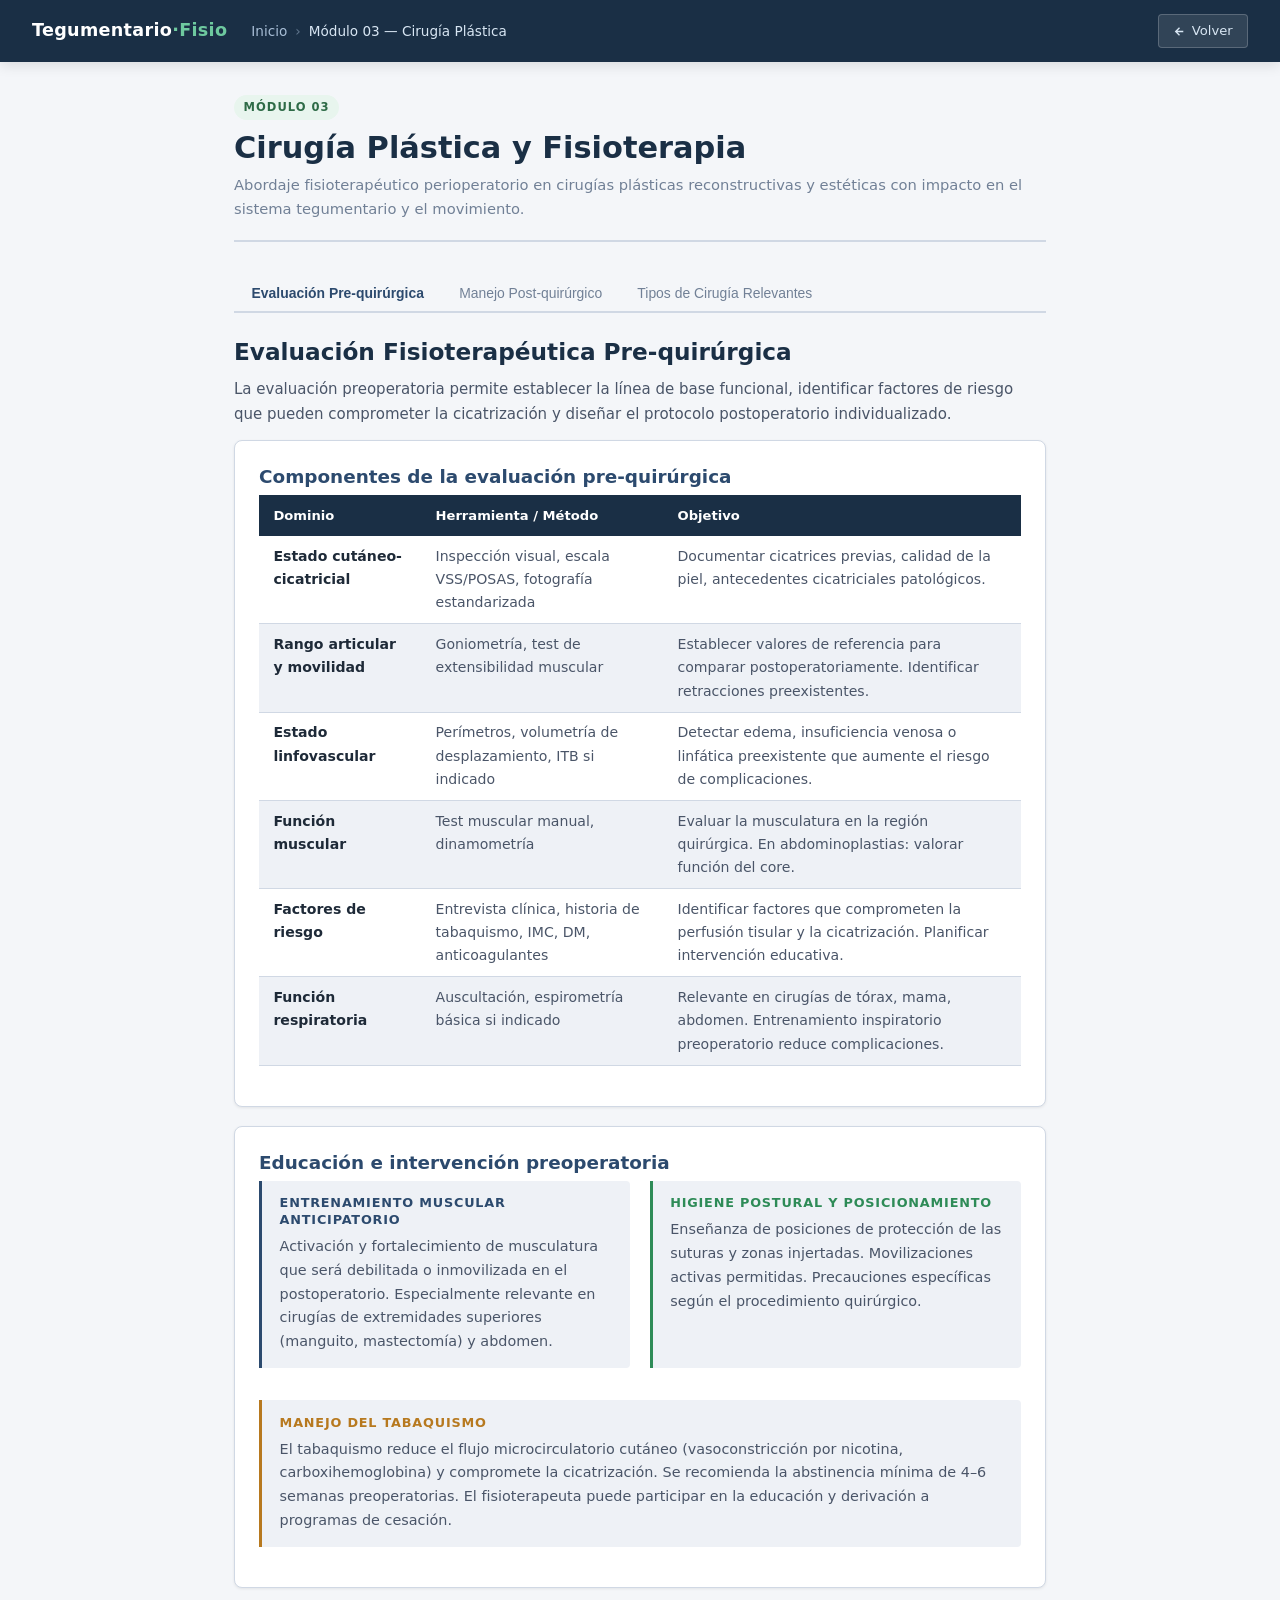
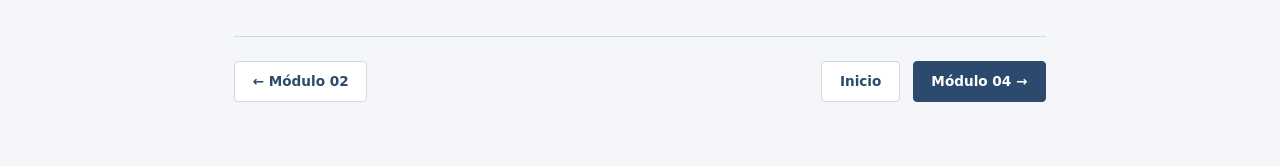
<file: modulos/03-cirugia-plastica.html>
<!DOCTYPE html>
<html lang="es">
<head>
  <meta charset="UTF-8">
  <meta name="viewport" content="width=device-width, initial-scale=1.0">
  <title>Módulo 03 — Cirugía Plástica y Fisioterapia</title>
  <link rel="stylesheet" href="../css/styles.css">
</head>
<body>

  <header class="site-header">
    <div class="logo">Tegumentario<span>·Fisiо</span></div>
    <nav class="breadcrumb">
      <a href="../index.html">Inicio</a>
      <span class="sep">›</span>
      <span class="current">Módulo 03 — Cirugía Plástica</span>
    </nav>
    <a href="../index.html" class="btn-back">
      <svg width="13" height="13" viewBox="0 0 24 24" fill="none" stroke="currentColor" stroke-width="2.5"><path d="M19 12H5M12 19l-7-7 7-7"/></svg>
      Volver
    </a>
  </header>

  <main class="module-layout">

    <div class="module-header">
      <span class="module-badge badge-3">Módulo 03</span>
      <h1>Cirugía Plástica y Fisioterapia</h1>
      <p class="module-desc">Abordaje fisioterapéutico perioperatorio en cirugías plásticas reconstructivas y estéticas con impacto en el sistema tegumentario y el movimiento.</p>
    </div>

    <div class="tabs-container" id="tabs-main">
      <div class="tabs-nav">
        <button class="tab-btn active">Evaluación Pre-quirúrgica</button>
        <button class="tab-btn">Manejo Post-quirúrgico</button>
        <button class="tab-btn">Tipos de Cirugía Relevantes</button>
      </div>

      <!-- ===== PESTAÑA 1: Pre-quirúrgico ===== -->
      <div class="tab-panel active">
        <h2>Evaluación Fisioterapéutica Pre-quirúrgica</h2>
        <p>La evaluación preoperatoria permite establecer la línea de base funcional, identificar factores de riesgo que pueden comprometer la cicatrización y diseñar el protocolo postoperatorio individualizado.</p>

        <div class="content-card">
          <h3>Componentes de la evaluación pre-quirúrgica</h3>
          <table class="clinical-table">
            <thead>
              <tr><th>Dominio</th><th>Herramienta / Método</th><th>Objetivo</th></tr>
            </thead>
            <tbody>
              <tr>
                <td><strong>Estado cutáneo-cicatricial</strong></td>
                <td>Inspección visual, escala VSS/POSAS, fotografía estandarizada</td>
                <td>Documentar cicatrices previas, calidad de la piel, antecedentes cicatriciales patológicos.</td>
              </tr>
              <tr>
                <td><strong>Rango articular y movilidad</strong></td>
                <td>Goniometría, test de extensibilidad muscular</td>
                <td>Establecer valores de referencia para comparar postoperatoriamente. Identificar retracciones preexistentes.</td>
              </tr>
              <tr>
                <td><strong>Estado linfovascular</strong></td>
                <td>Perímetros, volumetría de desplazamiento, ITB si indicado</td>
                <td>Detectar edema, insuficiencia venosa o linfática preexistente que aumente el riesgo de complicaciones.</td>
              </tr>
              <tr>
                <td><strong>Función muscular</strong></td>
                <td>Test muscular manual, dinamometría</td>
                <td>Evaluar la musculatura en la región quirúrgica. En abdominoplastias: valorar función del core.</td>
              </tr>
              <tr>
                <td><strong>Factores de riesgo</strong></td>
                <td>Entrevista clínica, historia de tabaquismo, IMC, DM, anticoagulantes</td>
                <td>Identificar factores que comprometen la perfusión tisular y la cicatrización. Planificar intervención educativa.</td>
              </tr>
              <tr>
                <td><strong>Función respiratoria</strong></td>
                <td>Auscultación, espirometría básica si indicado</td>
                <td>Relevante en cirugías de tórax, mama, abdomen. Entrenamiento inspiratorio preoperatorio reduce complicaciones.</td>
              </tr>
            </tbody>
          </table>
        </div>

        <div class="content-card">
          <h3>Educación e intervención preoperatoria</h3>
          <div class="two-col">
            <div class="info-block">
              <h4>Entrenamiento muscular anticipatorio</h4>
              <p>Activación y fortalecimiento de musculatura que será debilitada o inmovilizada en el postoperatorio. Especialmente relevante en cirugías de extremidades superiores (manguito, mastectomía) y abdomen.</p>
            </div>
            <div class="info-block accent">
              <h4>Higiene postural y posicionamiento</h4>
              <p>Enseñanza de posiciones de protección de las suturas y zonas injertadas. Movilizaciones activas permitidas. Precauciones específicas según el procedimiento quirúrgico.</p>
            </div>
          </div>
          <div class="info-block warning">
            <h4>Manejo del tabaquismo</h4>
            <p>El tabaquismo reduce el flujo microcirculatorio cutáneo (vasoconstricción por nicotina, carboxihemoglobina) y compromete la cicatrización. Se recomienda la abstinencia mínima de 4–6 semanas preoperatorias. El fisioterapeuta puede participar en la educación y derivación a programas de cesación.</p>
          </div>
        </div>
      </div>

      <!-- ===== PESTAÑA 2: Post-quirúrgico ===== -->
      <div class="tab-panel">
        <h2>Manejo Post-quirúrgico por Fases</h2>
        <p>Haz clic en cada fase para ver el protocolo de actuación fisioterapéutica.</p>

        <div id="recovery-timeline" class="timeline">

          <div class="timeline-item">
            <button class="timeline-trigger">
              <span class="timeline-dot"></span>
              <div>
                <div class="timeline-label">Fase I — Inflamatoria aguda</div>
                <div class="timeline-sublabel">Días 0–5 postoperatorios</div>
              </div>
            </button>
            <div class="timeline-content">
              <p><strong>Objetivo principal:</strong> Control del edema, prevención de complicaciones respiratorias y tromboembólicas, protección de suturas y zonas injertadas.</p>
              <ul>
                <li><strong>Posicionamiento:</strong> Elevación del segmento intervenido. Postura protectora de suturas (evitar tensión sobre líneas de sutura).</li>
                <li><strong>Movilización precoz:</strong> Movilizaciones activas de articulaciones no comprometidas para la activación de la bomba musculovenosa. Deambulación progresiva (según cirugía).</li>
                <li><strong>Fisioterapia respiratoria:</strong> Esencial en cirugías de tórax/abdomen. Técnicas de expansión torácica, espirometría incentivada, tos funcional asistida.</li>
                <li><strong>Control del edema:</strong> Compresión suave si está indicada y no contraindica la perfusión del colgajo o injerto. DLM suave en regiones adyacentes.</li>
                <li><strong>Restricciones:</strong> No movilizar activamente la región quirúrgica. No realizar masaje cicatricial. No aplicar calor.</li>
              </ul>
            </div>
          </div>

          <div class="timeline-item">
            <button class="timeline-trigger">
              <span class="timeline-dot"></span>
              <div>
                <div class="timeline-label">Fase II — Proliferativa</div>
                <div class="timeline-sublabel">Días 5–21 postoperatorios</div>
              </div>
            </button>
            <div class="timeline-content">
              <p><strong>Objetivo principal:</strong> Recuperación progresiva del rango articular, prevención de la retracción cicatricial, inicio del trabajo sobre la cicatriz cuando esté cerrada.</p>
              <ul>
                <li><strong>Movilización articular:</strong> Ejercicios activo-asistidos y activos en el rango libre de dolor y sin tensión excesiva sobre la cicatriz. Progresión gradual.</li>
                <li><strong>Cicatriz cerrada (sin costras ni dehiscencias):</strong> Inicio de masaje cicatricial suave con lubricante. Sensibilización táctil de la zona perilesional. Taping de descarga de cicatriz.</li>
                <li><strong>Silicona tópica:</strong> Láminas o gel de silicona desde el cierre cutáneo completo. Uso nocturno mínimo 12 h/día.</li>
                <li><strong>DLM:</strong> Drenaje linfático manual en regiones afectadas por el edema postoperatorio. Contraindicado sobre colgajos con vascularización comprometida.</li>
                <li><strong>Fortalecimiento:</strong> Inicio del trabajo muscular isométrico en la región quirúrgica si la estructura lo permite.</li>
              </ul>
            </div>
          </div>

          <div class="timeline-item">
            <button class="timeline-trigger">
              <span class="timeline-dot"></span>
              <div>
                <div class="timeline-label">Fase III — Remodelación temprana</div>
                <div class="timeline-sublabel">Semanas 3–12</div>
              </div>
            </button>
            <div class="timeline-content">
              <p><strong>Objetivo principal:</strong> Restauración funcional completa, tratamiento activo de la cicatriz, integración en la cadena cinética.</p>
              <ul>
                <li><strong>Movilización de cicatriz:</strong> Masaje transverso profundo, liberación de adherencias, técnicas de deslizamiento multidireccional. Vacuoterapia sobre cicatriz madura.</li>
                <li><strong>Ultrasonido terapéutico:</strong> 1 MHz (dermis), 3 MHz (epidermis). Modo pulsado 20%. Objetivo: remodelación del colágeno cicatricial.</li>
                <li><strong>Presoterapia:</strong> En cicatrices hipertróficas, inicio de presoterapia con prendas a medida (20–25 mmHg). Uso 23 h/día durante 6–18 meses.</li>
                <li><strong>Stretching:</strong> Elongación de la cadena miotegumentaria afectada. Trabajo en las posiciones que generen tensión máxima sobre la cicatriz.</li>
                <li><strong>Reinserción funcional:</strong> Actividades progresivas orientadas a las demandas de la vida diaria y laboral del paciente.</li>
              </ul>
            </div>
          </div>

          <div class="timeline-item">
            <button class="timeline-trigger">
              <span class="timeline-dot"></span>
              <div>
                <div class="timeline-label">Fase IV — Remodelación tardía y alta</div>
                <div class="timeline-sublabel">Semanas 12 — 24 meses</div>
              </div>
            </button>
            <div class="timeline-content">
              <p><strong>Objetivo principal:</strong> Optimización de la calidad cicatricial, retorno a la actividad plena, prevención de recidivas funcionales.</p>
              <ul>
                <li><strong>Seguimiento cicatricial:</strong> Valoraciones periódicas con escala POSAS. Fotografía estandarizada de seguimiento.</li>
                <li><strong>Programa domiciliario:</strong> Masaje cicatricial autoadministrado (paciente instruido), ejercicios de movilidad, uso de silicona y/o prendas compresivas.</li>
                <li><strong>Desensibilización sensorial:</strong> En zonas con alodinia o hiposensibilidad, programa progresivo de estimulación táctil (texturas, vibraciones).</li>
                <li><strong>Alta criterios:</strong> ROM normalizado, cicatriz madura (VSS ≤ 4), dolor EVA ≤ 2, función recuperada para las demandas específicas del paciente.</li>
              </ul>
            </div>
          </div>

        </div>
      </div>

      <!-- ===== PESTAÑA 3: Tipos de Cirugía ===== -->
      <div class="tab-panel">
        <h2>Tipos de Cirugía Plástica Relevantes en Fisioterapia</h2>

        <div class="content-card">
          <h3>Cirugías reconstructivas post-oncológicas</h3>
          <table class="clinical-table">
            <thead>
              <tr><th>Procedimiento</th><th>Implicación fisioterapéutica</th><th>Complicaciones a vigilar</th></tr>
            </thead>
            <tbody>
              <tr>
                <td><strong>Mastectomía + reconstrucción</strong> (prótesis, expansor, colgajo TRAM/DIEP/dorsal ancho)</td>
                <td>Rehabilitación del hombro ipsilateral, prevención de linfedema de miembro superior, trabajo de cicatriz torácica/abdominal, recuperación postural.</td>
                <td>Linfedema, dolor crónico posmastectomía (síndrome de Mondor), contractura capsular, adherencias.</td>
              </tr>
              <tr>
                <td><strong>Colgajos libres en cabeza y cuello</strong></td>
                <td>Rehabilitación deglutoria, foniatría, movilidad cervical, drenaje linfático facial.</td>
                <td>Dehiscencia del colgajo, fístula, fibrosis cervical, trismo.</td>
              </tr>
              <tr>
                <td><strong>Injertos y colgajos en extremidades</strong></td>
                <td>Movilización precoz de articulaciones adyacentes, prevención de retracción sobre pliegues, presoterapia postinjerto.</td>
                <td>Retracción periarticular, adherencia del injerto, infección, pérdida parcial del injerto.</td>
              </tr>
            </tbody>
          </table>
        </div>

        <div class="content-card">
          <h3>Cirugías estéticas con relevancia fisioterapéutica</h3>
          <table class="clinical-table">
            <thead>
              <tr><th>Procedimiento</th><th>Rol del fisioterapeuta</th><th>Consideraciones clave</th></tr>
            </thead>
            <tbody>
              <tr>
                <td><strong>Abdominoplastia / lipoabdominoplastia</strong></td>
                <td>Fisioterapia respiratoria, rehabilitación del core, drenaje linfático abdominal, masaje cicatricial de cicatriz suprapúbica y umbilical.</td>
                <td>El despegamiento amplio de la piel abdominal genera edema y seroma. La postura en flexión de cadera inicial requiere trabajo de extensión progresiva.</td>
              </tr>
              <tr>
                <td><strong>Liposucción</strong></td>
                <td>Drenaje linfático manual desde el día 1-3 postoperatorio, presoterapia con prendas moldeadoras, masaje fibrinolítico en induración.</td>
                <td>Las induración y la fibrosis de la interfaz dermis-grasa son complicaciones frecuentes. La presoterapia temprana y el DLM reducen su incidencia.</td>
              </tr>
              <tr>
                <td><strong>Rinoplastia / cirugía facial</strong></td>
                <td>Drenaje linfático facial suave, movilización del edema periorbital y malar, cuidado de cicatrices.</td>
                <td>El edema facial puede persistir hasta 6-12 meses. El DLM facial acelera su resolución sin comprometer los resultados estéticos.</td>
              </tr>
              <tr>
                <td><strong>Cirugía bariátrica + body contouring</strong></td>
                <td>Rehabilitación postural integral, cicatrices múltiples extensas, trabajo del núcleo, reeducación de la marcha.</td>
                <td>Alta complejidad cicatricial (braquioplastia, musculoplastia, torsoplastia). Alto riesgo de seroma y dehiscencia en pacientes con IMC previo elevado.</td>
              </tr>
            </tbody>
          </table>
        </div>

        <div class="content-card">
          <h3>Cirugía de quemados</h3>
          <p>La fisioterapia en el gran quemado es una especialidad dentro de la especialidad. Los principios se aplican a lo largo de todo el proceso, desde la UCI hasta la rehabilitación ambulatoria extendida.</p>
          <div class="two-col">
            <div class="info-block danger">
              <h4>Fase aguda (UGQ)</h4>
              <p>Movilización articular precoz (incluso con injertos), posicionamiento anticontractura, fisioterapia respiratoria, prevención de UPP, movilización del paciente crítico.</p>
            </div>
            <div class="info-block warning">
              <h4>Fase de rehabilitación</h4>
              <p>Cicatrices extensas, múltiples articulaciones comprometidas, presoterapia total body, ortesis anticontractura, reinserción sociolaboral. Trabajo psicomotriz e imagen corporal.</p>
            </div>
          </div>
        </div>
      </div>

    </div><!-- /tabs-container -->

    <div class="module-footer">
      <div class="nav-links">
        <a href="02-movimiento-corporal.html" class="btn-nav">&#8592; Módulo 02</a>
      </div>
      <div class="nav-links">
        <a href="../index.html" class="btn-nav">Inicio</a>
        <a href="04-campo-vascular.html" class="btn-nav primary">Módulo 04 &#8594;</a>
      </div>
    </div>

  </main>

  <script src="../js/tabs.js"></script>
  <script>
    initTabs('tabs-main');
    initTimeline('recovery-timeline');
  </script>
</body>
</html>
</file>
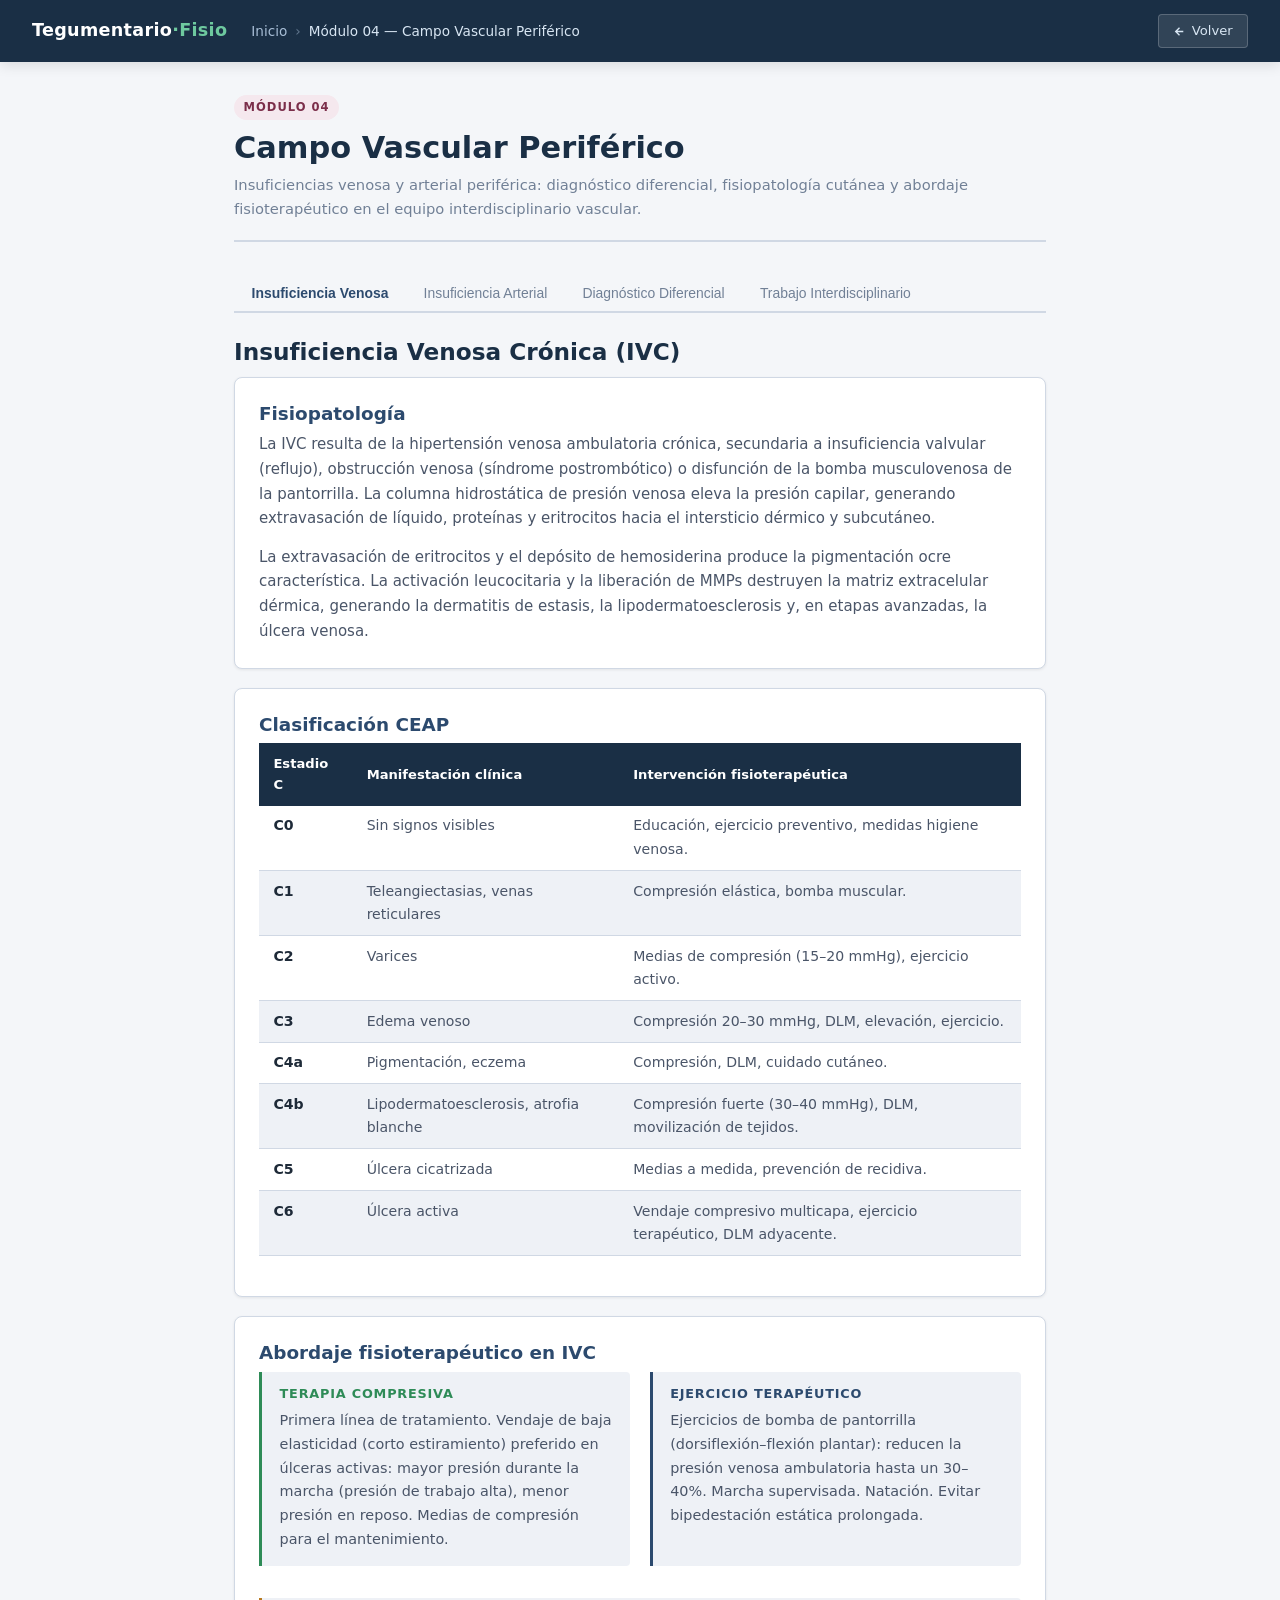
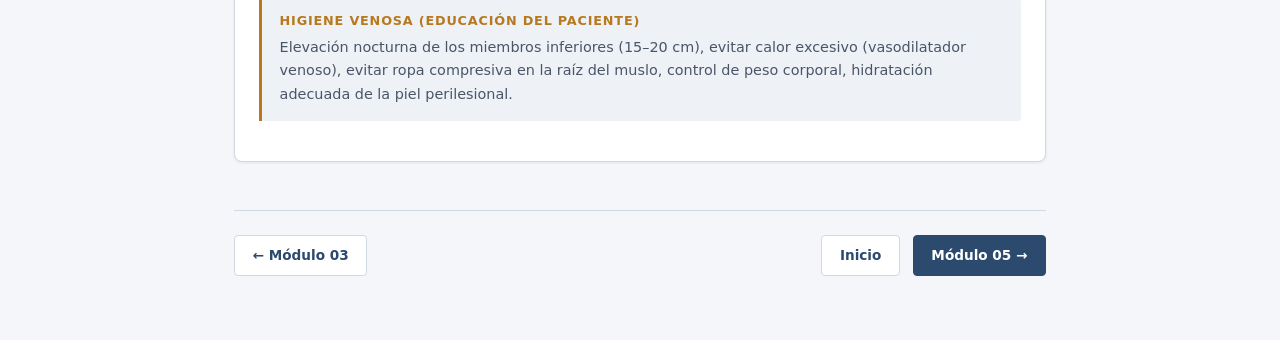
<file: modulos/04-campo-vascular.html>
<!DOCTYPE html>
<html lang="es">
<head>
  <meta charset="UTF-8">
  <meta name="viewport" content="width=device-width, initial-scale=1.0">
  <title>Módulo 04 — Campo Vascular Periférico</title>
  <link rel="stylesheet" href="../css/styles.css">
</head>
<body>

  <header class="site-header">
    <div class="logo">Tegumentario<span>·Fisiо</span></div>
    <nav class="breadcrumb">
      <a href="../index.html">Inicio</a>
      <span class="sep">›</span>
      <span class="current">Módulo 04 — Campo Vascular Periférico</span>
    </nav>
    <a href="../index.html" class="btn-back">
      <svg width="13" height="13" viewBox="0 0 24 24" fill="none" stroke="currentColor" stroke-width="2.5"><path d="M19 12H5M12 19l-7-7 7-7"/></svg>
      Volver
    </a>
  </header>

  <main class="module-layout">

    <div class="module-header">
      <span class="module-badge badge-4">Módulo 04</span>
      <h1>Campo Vascular Periférico</h1>
      <p class="module-desc">Insuficiencias venosa y arterial periférica: diagnóstico diferencial, fisiopatología cutánea y abordaje fisioterapéutico en el equipo interdisciplinario vascular.</p>
    </div>

    <div class="tabs-container" id="tabs-main">
      <div class="tabs-nav">
        <button class="tab-btn active">Insuficiencia Venosa</button>
        <button class="tab-btn">Insuficiencia Arterial</button>
        <button class="tab-btn">Diagnóstico Diferencial</button>
        <button class="tab-btn">Trabajo Interdisciplinario</button>
      </div>

      <!-- ===== PESTAÑA 1: Insuficiencia Venosa ===== -->
      <div class="tab-panel active">
        <h2>Insuficiencia Venosa Crónica (IVC)</h2>

        <div class="content-card">
          <h3>Fisiopatología</h3>
          <p>La IVC resulta de la hipertensión venosa ambulatoria crónica, secundaria a insuficiencia valvular (reflujo), obstrucción venosa (síndrome postrombótico) o disfunción de la bomba musculovenosa de la pantorrilla. La columna hidrostática de presión venosa eleva la presión capilar, generando extravasación de líquido, proteínas y eritrocitos hacia el intersticio dérmico y subcutáneo.</p>
          <p>La extravasación de eritrocitos y el depósito de hemosiderina produce la pigmentación ocre característica. La activación leucocitaria y la liberación de MMPs destruyen la matriz extracelular dérmica, generando la dermatitis de estasis, la lipodermatoesclerosis y, en etapas avanzadas, la úlcera venosa.</p>
        </div>

        <div class="content-card">
          <h3>Clasificación CEAP</h3>
          <table class="clinical-table">
            <thead>
              <tr><th>Estadio C</th><th>Manifestación clínica</th><th>Intervención fisioterapéutica</th></tr>
            </thead>
            <tbody>
              <tr><td><strong>C0</strong></td><td>Sin signos visibles</td><td>Educación, ejercicio preventivo, medidas higiene venosa.</td></tr>
              <tr><td><strong>C1</strong></td><td>Teleangiectasias, venas reticulares</td><td>Compresión elástica, bomba muscular.</td></tr>
              <tr><td><strong>C2</strong></td><td>Varices</td><td>Medias de compresión (15–20 mmHg), ejercicio activo.</td></tr>
              <tr><td><strong>C3</strong></td><td>Edema venoso</td><td>Compresión 20–30 mmHg, DLM, elevación, ejercicio.</td></tr>
              <tr><td><strong>C4a</strong></td><td>Pigmentación, eczema</td><td>Compresión, DLM, cuidado cutáneo.</td></tr>
              <tr><td><strong>C4b</strong></td><td>Lipodermatoesclerosis, atrofia blanche</td><td>Compresión fuerte (30–40 mmHg), DLM, movilización de tejidos.</td></tr>
              <tr><td><strong>C5</strong></td><td>Úlcera cicatrizada</td><td>Medias a medida, prevención de recidiva.</td></tr>
              <tr><td><strong>C6</strong></td><td>Úlcera activa</td><td>Vendaje compresivo multicapa, ejercicio terapéutico, DLM adyacente.</td></tr>
            </tbody>
          </table>
        </div>

        <div class="content-card">
          <h3>Abordaje fisioterapéutico en IVC</h3>
          <div class="two-col">
            <div class="info-block accent">
              <h4>Terapia compresiva</h4>
              <p>Primera línea de tratamiento. Vendaje de baja elasticidad (corto estiramiento) preferido en úlceras activas: mayor presión durante la marcha (presión de trabajo alta), menor presión en reposo. Medias de compresión para el mantenimiento.</p>
            </div>
            <div class="info-block">
              <h4>Ejercicio terapéutico</h4>
              <p>Ejercicios de bomba de pantorrilla (dorsiflexión–flexión plantar): reducen la presión venosa ambulatoria hasta un 30–40%. Marcha supervisada. Natación. Evitar bipedestación estática prolongada.</p>
            </div>
          </div>
          <div class="info-block warning">
            <h4>Higiene venosa (educación del paciente)</h4>
            <p>Elevación nocturna de los miembros inferiores (15–20 cm), evitar calor excesivo (vasodilatador venoso), evitar ropa compresiva en la raíz del muslo, control de peso corporal, hidratación adecuada de la piel perilesional.</p>
          </div>
        </div>
      </div>

      <!-- ===== PESTAÑA 2: Insuficiencia Arterial ===== -->
      <div class="tab-panel">
        <h2>Insuficiencia Arterial Periférica (EAP)</h2>

        <div class="content-card">
          <h3>Fisiopatología</h3>
          <p>La enfermedad arterial periférica (EAP) es la manifestación en las extremidades de la arteriosclerosis sistémica. La reducción progresiva del calibre arterial disminuye la perfusión del miembro, con hipoxia tisular crónica que compromete la piel, el músculo, el nervio y el hueso.</p>
          <p>La piel isquémica pierde sus funciones barrera, presenta disminución del vello, uñas atróficas, palidez en elevación y rubor en declive (signo de Buerger). La pérdida de la red capilar nutritiva genera úlceras de difícil cicatrización (úlceras arteriales), que pueden progresar a gangrena.</p>
        </div>

        <div class="content-card">
          <h3>Clasificación de Fontaine</h3>
          <table class="clinical-table">
            <thead>
              <tr><th>Estadio</th><th>Clínica</th><th>ITB aproximado</th><th>Implicación fisioterapéutica</th></tr>
            </thead>
            <tbody>
              <tr>
                <td><strong>I</strong></td>
                <td>Asintomático</td>
                <td>0,7–0,9</td>
                <td>Programa de marcha supervisada, factores de riesgo cardiovascular.</td>
              </tr>
              <tr>
                <td><strong>IIa</strong></td>
                <td>Claudicación intermitente &gt; 200 m</td>
                <td>0,5–0,7</td>
                <td>Marcha terapéutica supervisada (evidencia A): entrena la circulación colateral.</td>
              </tr>
              <tr>
                <td><strong>IIb</strong></td>
                <td>Claudicación intermitente &lt; 200 m</td>
                <td>0,4–0,5</td>
                <td>Marcha supervisada con protocolo de claudicación. Derivación vascular si no responde.</td>
              </tr>
              <tr>
                <td><strong>III</strong></td>
                <td>Dolor en reposo</td>
                <td>&lt; 0,4</td>
                <td>Reperfusión quirúrgica prioritaria. Fisioterapia de soporte: cuidado cutáneo, posicionamiento.</td>
              </tr>
              <tr>
                <td><strong>IV</strong></td>
                <td>Úlcera arterial / gangrena</td>
                <td>&lt; 0,3</td>
                <td>Urgencia vascular. Fisioterapia postrevascularización o postamputación.</td>
              </tr>
            </tbody>
          </table>
        </div>

        <div class="content-card">
          <h3>Contraindicaciones absolutas en fisioterapia</h3>
          <div class="info-block danger">
            <h4>Compresión en insuficiencia arterial</h4>
            <p>La terapia compresiva está <strong>absolutamente contraindicada</strong> cuando el ITB &lt; 0,6 (contraindicación relativa &lt; 0,8). La aplicación de compresión externa en una extremidad con flujo arterial comprometido puede generar necrosis isquémica y gangrena. La verificación del ITB es obligatoria antes de cualquier técnica compresiva.</p>
          </div>
          <div class="info-block warning">
            <h4>Calor local en isquemia crítica</h4>
            <p>La termoterapia local en la extremidad isquémica está contraindicada: aumenta la demanda metabólica tisular sin capacidad de incrementar el flujo de forma proporcional, generando deuda de oxígeno y progresión de la isquemia.</p>
          </div>
        </div>

        <div class="content-card">
          <h3>Programa de marcha en claudicación intermitente</h3>
          <p>El entrenamiento supervisado en tapiz rodante para la claudicación intermitente es la intervención con mayor nivel de evidencia (Nivel A, AHA/ACC): consigue mejoras en la distancia de claudicación comparables a la revascularización endovascular en estadios IIa–IIb.</p>
          <ul>
            <li><strong>Protocolo:</strong> Marcha hasta el umbral de dolor moderado (EVA 3–4), pausa hasta resolución, reinicio. 30–60 min, 3 sesiones/semana, mínimo 12 semanas.</li>
            <li><strong>Mecanismos:</strong> Desarrollo de circulación colateral, adaptaciones metabólicas musculares (mayor extracción de O₂, aumento de mitocondrias), mejora de la reología sanguínea.</li>
            <li><strong>Combinación:</strong> El programa de marcha se potencia con la modificación de factores de riesgo cardiovascular (estatinas, antiagregación, control de HTA y DM).</li>
          </ul>
        </div>
      </div>

      <!-- ===== PESTAÑA 3: Diagnóstico Diferencial ===== -->
      <div class="tab-panel">
        <h2>Diagnóstico Diferencial: Venoso vs. Arterial</h2>
        <p>Pasa el cursor sobre cada columna para resaltarla y facilitar la comparación.</p>

        <div class="content-card">
          <table class="clinical-table diff-table" id="diff-table">
            <thead>
              <tr>
                <th>Parámetro</th>
                <th class="col-venoso col-v">Insuficiencia Venosa Crónica</th>
                <th class="col-arterial col-a">Enfermedad Arterial Periférica</th>
              </tr>
            </thead>
            <tbody>
              <tr>
                <td><strong>Mecanismo</strong></td>
                <td class="col-v">Hipertensión venosa, insuficiencia valvular, obstrucción</td>
                <td class="col-a">Arteriosclerosis, estenosis u oclusión arterial</td>
              </tr>
              <tr>
                <td><strong>Localización de la úlcera</strong></td>
                <td class="col-v">Maleolar medial (safena magna), tercio inferior de la pierna</td>
                <td class="col-a">Dedos, talón, zonas de apoyo (isquemia distal)</td>
              </tr>
              <tr>
                <td><strong>Bordes de la úlcera</strong></td>
                <td class="col-v">Irregulares, húmedos, exudativos</td>
                <td class="col-a">Bien definidos, secos, necróticos</td>
              </tr>
              <tr>
                <td><strong>Lecho de la úlcera</strong></td>
                <td class="col-v">Granulado, fibrinoso, exudado moderado-abundante</td>
                <td class="col-a">Pálido, necrótico, seco, escara oscura</td>
              </tr>
              <tr>
                <td><strong>Dolor</strong></td>
                <td class="col-v">Variable; mejora con la elevación de la pierna</td>
                <td class="col-a">Intenso en reposo; empeora con elevación y mejora en declive (Buerger)</td>
              </tr>
              <tr>
                <td><strong>Pulsos periféricos</strong></td>
                <td class="col-v">Presentes (salvo enfermedad mixta)</td>
                <td class="col-a">Disminuidos o ausentes</td>
              </tr>
              <tr>
                <td><strong>Temperatura cutánea</strong></td>
                <td class="col-v">Normal o aumentada</td>
                <td class="col-a">Disminuida</td>
              </tr>
              <tr>
                <td><strong>Coloración</strong></td>
                <td class="col-v">Pigmentación ocre (hemosiderina), lipodermatoesclerosis</td>
                <td class="col-a">Palidez en elevación, rubor en declive. Piel brillante, sin vello</td>
              </tr>
              <tr>
                <td><strong>Edema</strong></td>
                <td class="col-v">Presente, vespertino, bilateral o asimétrico</td>
                <td class="col-a">Ausente o mínimo (salvo posicionamiento en declive para analgesia)</td>
              </tr>
              <tr>
                <td><strong>ITB</strong></td>
                <td class="col-v">Normal (&gt; 0,9) — salvo enfermedad mixta</td>
                <td class="col-a">Reducido (&lt; 0,9); crítico &lt; 0,4</td>
              </tr>
              <tr>
                <td><strong>Compresión</strong></td>
                <td class="col-v" style="color:#1a7a3a;font-weight:600">Indicada (tratamiento central)</td>
                <td class="col-a" style="color:#c53030;font-weight:600">Contraindicada si ITB &lt; 0,6–0,8</td>
              </tr>
              <tr>
                <td><strong>Pronóstico sin tratamiento</strong></td>
                <td class="col-v">Recidiva frecuente (&gt; 70% a 5 años sin compresión)</td>
                <td class="col-a">Isquemia crítica, gangrena, amputación</td>
              </tr>
            </tbody>
          </table>
        </div>

        <div class="content-card">
          <h3>Enfermedad mixta (venosa + arterial)</h3>
          <div class="info-block warning">
            <h4>Consideración clínica crítica</h4>
            <p>La coexistencia de insuficiencia venosa e insuficiencia arterial en el mismo miembro (ITB 0,6–0,8) requiere una estrategia terapéutica adaptada: compresión modificada (presión reducida, &lt; 30 mmHg) bajo supervisión estrecha con el cirujano vascular. La decisión de comprimir o no comprimir en este escenario debe tomarse en equipo multidisciplinar.</p>
          </div>
        </div>
      </div>

      <!-- ===== PESTAÑA 4: Trabajo Interdisciplinario ===== -->
      <div class="tab-panel">
        <h2>Trabajo Interdisciplinario con el Equipo Vascular</h2>

        <div class="content-card">
          <h3>Rol del fisioterapeuta en el equipo vascular</h3>
          <p>El fisioterapeuta especializado en el campo vascular actúa como miembro activo del equipo multidisciplinar de la Unidad de Heridas o Unidad Vascular. Su rol específico abarca desde la evaluación funcional hasta la implementación de la terapia compresiva y el ejercicio terapéutico.</p>

          <table class="clinical-table">
            <thead>
              <tr><th>Profesional</th><th>Función</th><th>Interfaz con fisioterapia</th></tr>
            </thead>
            <tbody>
              <tr>
                <td><strong>Cirujano vascular / angiólogo</strong></td>
                <td>Diagnóstico vascular, revascularización, escleroterapia, derivación quirúrgica</td>
                <td>Prescripción de la compresión, indicación y contraindicación de técnicas. Fisioterapia postrevascularización.</td>
              </tr>
              <tr>
                <td><strong>Cardiólogo / internista</strong></td>
                <td>Control de factores de riesgo cardiovascular, anticoagulación, monitorización sistémica</td>
                <td>Límites del ejercicio terapéutico (FC, TA). Anticoagulación y riesgo hemorrágico en técnicas invasivas.</td>
              </tr>
              <tr>
                <td><strong>Enfermería de heridas</strong></td>
                <td>Cura local de la úlcera, elección del apósito, toma de muestras microbiológicas</td>
                <td>Coordinación para la aplicación del vendaje compresivo sobre el apósito adecuado. Monitorización de la evolución del lecho.</td>
              </tr>
              <tr>
                <td><strong>Médico rehabilitador</strong></td>
                <td>Prescripción del programa de rehabilitación, ortesis</td>
                <td>Dirección del plan rehabilitador en casos complejos (amputados, postrevascularización).</td>
              </tr>
              <tr>
                <td><strong>Dietista-nutricionista</strong></td>
                <td>Optimización nutricional para la cicatrización (proteínas, Zn, vit. C)</td>
                <td>Valoración de la cicatrización deficitaria por desnutrición; coordinación en el contexto de úlceras crónicas de difícil manejo.</td>
              </tr>
            </tbody>
          </table>
        </div>

        <div class="content-card">
          <h3>Criterios de derivación al cirujano vascular</h3>
          <div class="info-block danger">
            <h4>Derivación urgente</h4>
            <ul>
              <li>ITB &lt; 0,4 (isquemia crítica)</li>
              <li>Dolor en reposo de nueva aparición</li>
              <li>Úlcera arterial con gangrena seca o húmeda</li>
              <li>Cambio brusco en el color o temperatura del miembro</li>
              <li>Sospecha de trombosis venosa profunda (TVP): edema asimétrico agudo, Homans positivo, calor y dolor en pantorrilla</li>
            </ul>
          </div>
          <div class="info-block warning">
            <h4>Derivación programada</h4>
            <ul>
              <li>Úlcera venosa sin mejoría a las 4 semanas de tratamiento correcto</li>
              <li>ITB entre 0,6 y 0,8 para decisión de compresión adaptada</li>
              <li>Sospecha de síndrome postrombótico</li>
              <li>Varices sintomáticas con indicación de escleroterapia o cirugía</li>
              <li>Claudicación que no responde al programa de marcha a las 12 semanas</li>
            </ul>
          </div>
        </div>

        <div class="content-card">
          <h3>Medición de resultados en la práctica vascular</h3>
          <ul>
            <li><strong>Índice tobillo-brazo (ITB):</strong> herramienta de cribado y seguimiento de EAP. Medición seriada en el programa de marcha.</li>
            <li><strong>Distancia de marcha sin dolor (DMSD) y distancia de marcha máxima (DMM):</strong> en tapiz rodante estandarizado (velocidad 3,2 km/h, pendiente 12%).</li>
            <li><strong>Área de la úlcera:</strong> medición seriada mediante planimetría digital (tracing o fotografía calibrada). Objetivo: reducción &gt; 30% en 4 semanas como predictor de cierre.</li>
            <li><strong>Perímetros de la pierna (edema):</strong> cinta centimétrica en puntos anatómicos fijos (maleolar, supramaleolar, pantorrilla).</li>
            <li><strong>Calidad de vida:</strong> CIVIQ-20 (Chronic Venous Insufficiency Questionnaire), ABI-Q para EAP.</li>
          </ul>
        </div>
      </div>

    </div><!-- /tabs-container -->

    <div class="module-footer">
      <div class="nav-links">
        <a href="03-cirugia-plastica.html" class="btn-nav">&#8592; Módulo 03</a>
      </div>
      <div class="nav-links">
        <a href="../index.html" class="btn-nav">Inicio</a>
        <a href="05-linfedema.html" class="btn-nav primary">Módulo 05 &#8594;</a>
      </div>
    </div>

  </main>

  <script src="../js/tabs.js"></script>
  <script>
    initTabs('tabs-main');
    initDiffTable('diff-table');
  </script>
</body>
</html>
</file>
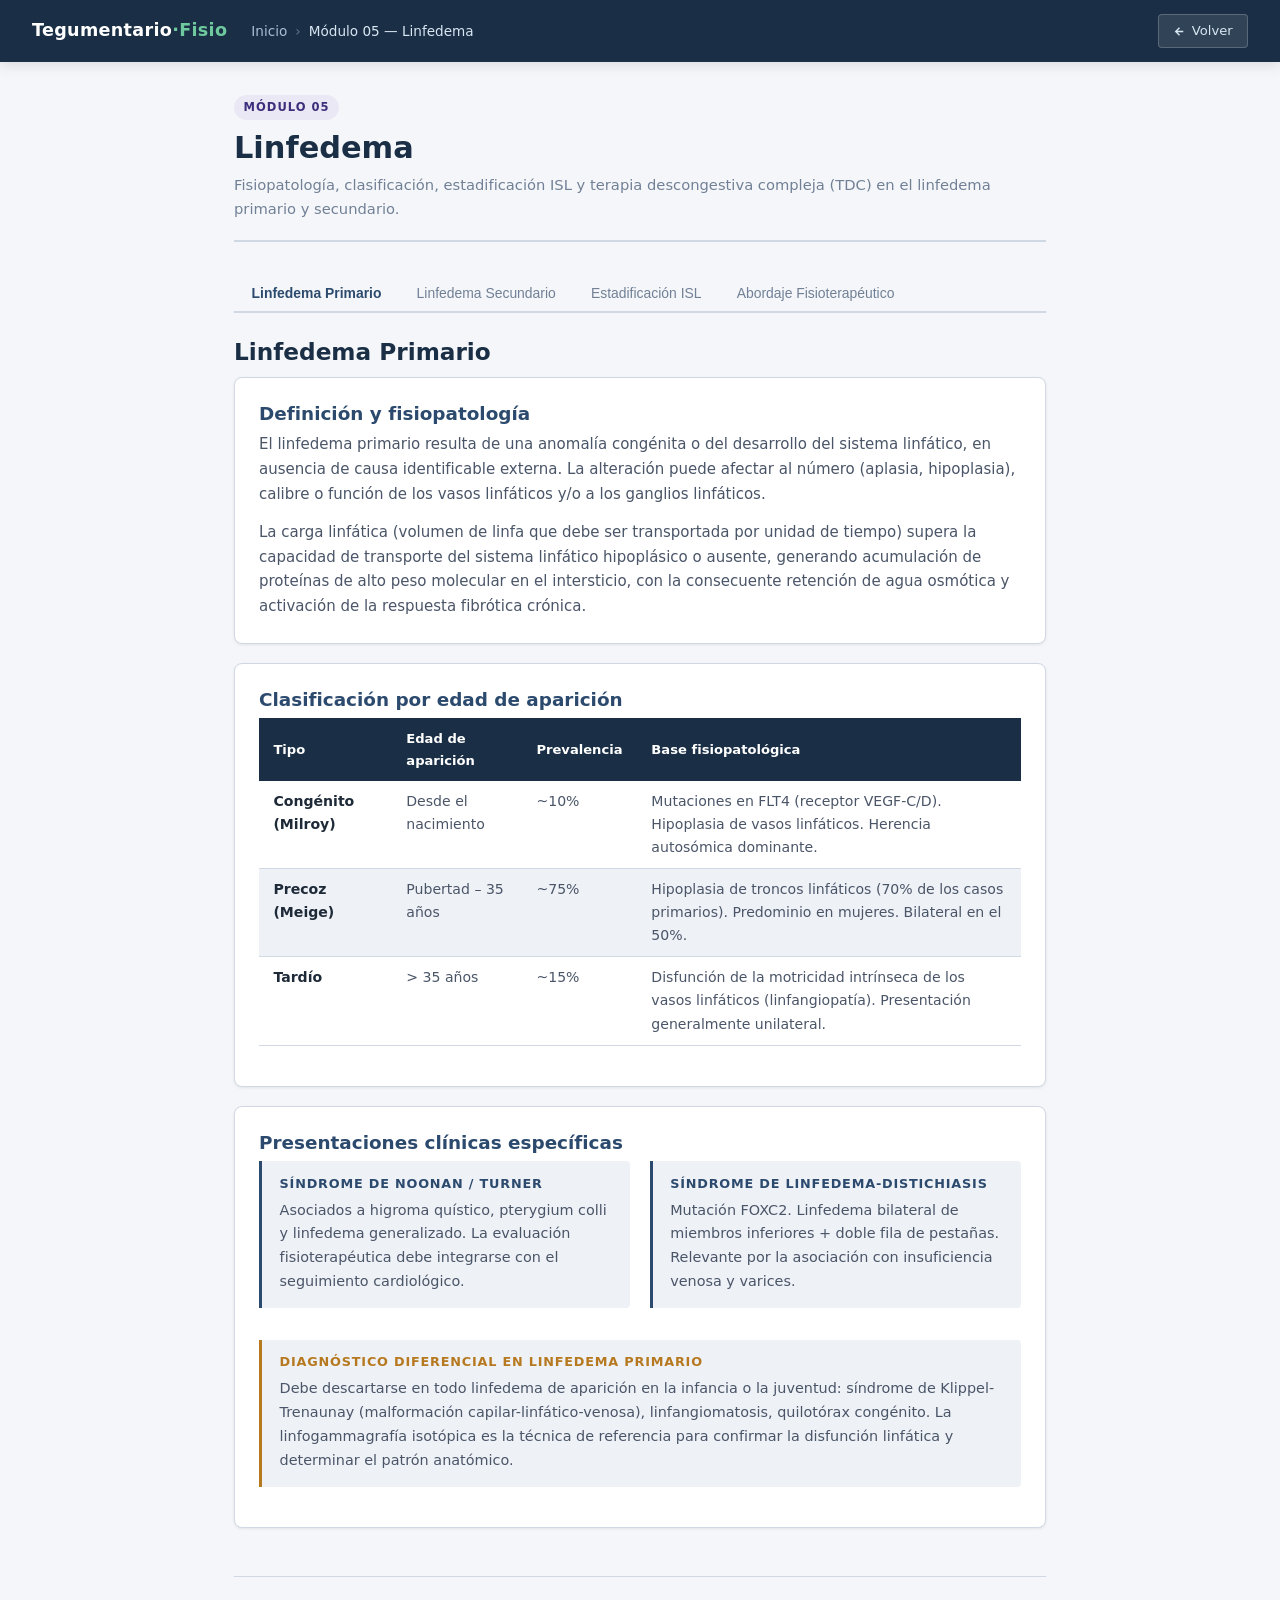
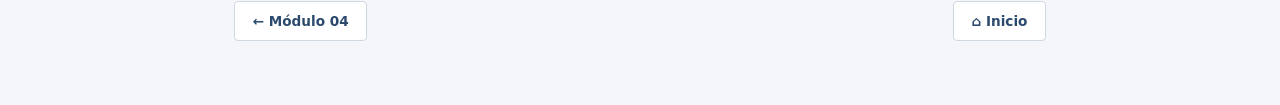
<file: modulos/05-linfedema.html>
<!DOCTYPE html>
<html lang="es">
<head>
  <meta charset="UTF-8">
  <meta name="viewport" content="width=device-width, initial-scale=1.0">
  <title>Módulo 05 — Linfedema</title>
  <link rel="stylesheet" href="../css/styles.css">
</head>
<body>

  <header class="site-header">
    <div class="logo">Tegumentario<span>·Fisiо</span></div>
    <nav class="breadcrumb">
      <a href="../index.html">Inicio</a>
      <span class="sep">›</span>
      <span class="current">Módulo 05 — Linfedema</span>
    </nav>
    <a href="../index.html" class="btn-back">
      <svg width="13" height="13" viewBox="0 0 24 24" fill="none" stroke="currentColor" stroke-width="2.5"><path d="M19 12H5M12 19l-7-7 7-7"/></svg>
      Volver
    </a>
  </header>

  <main class="module-layout">

    <div class="module-header">
      <span class="module-badge badge-5">Módulo 05</span>
      <h1>Linfedema</h1>
      <p class="module-desc">Fisiopatología, clasificación, estadificación ISL y terapia descongestiva compleja (TDC) en el linfedema primario y secundario.</p>
    </div>

    <div class="tabs-container" id="tabs-main">
      <div class="tabs-nav">
        <button class="tab-btn active">Linfedema Primario</button>
        <button class="tab-btn">Linfedema Secundario</button>
        <button class="tab-btn">Estadificación ISL</button>
        <button class="tab-btn">Abordaje Fisioterapéutico</button>
      </div>

      <!-- ===== PESTAÑA 1: Linfedema Primario ===== -->
      <div class="tab-panel active">
        <h2>Linfedema Primario</h2>

        <div class="content-card">
          <h3>Definición y fisiopatología</h3>
          <p>El linfedema primario resulta de una anomalía congénita o del desarrollo del sistema linfático, en ausencia de causa identificable externa. La alteración puede afectar al número (aplasia, hipoplasia), calibre o función de los vasos linfáticos y/o a los ganglios linfáticos.</p>
          <p>La carga linfática (volumen de linfa que debe ser transportada por unidad de tiempo) supera la capacidad de transporte del sistema linfático hipoplásico o ausente, generando acumulación de proteínas de alto peso molecular en el intersticio, con la consecuente retención de agua osmótica y activación de la respuesta fibrótica crónica.</p>
        </div>

        <div class="content-card">
          <h3>Clasificación por edad de aparición</h3>
          <table class="clinical-table">
            <thead>
              <tr><th>Tipo</th><th>Edad de aparición</th><th>Prevalencia</th><th>Base fisiopatológica</th></tr>
            </thead>
            <tbody>
              <tr>
                <td><strong>Congénito (Milroy)</strong></td>
                <td>Desde el nacimiento</td>
                <td>~10%</td>
                <td>Mutaciones en FLT4 (receptor VEGF-C/D). Hipoplasia de vasos linfáticos. Herencia autosómica dominante.</td>
              </tr>
              <tr>
                <td><strong>Precoz (Meige)</strong></td>
                <td>Pubertad – 35 años</td>
                <td>~75%</td>
                <td>Hipoplasia de troncos linfáticos (70% de los casos primarios). Predominio en mujeres. Bilateral en el 50%.</td>
              </tr>
              <tr>
                <td><strong>Tardío</strong></td>
                <td>&gt; 35 años</td>
                <td>~15%</td>
                <td>Disfunción de la motricidad intrínseca de los vasos linfáticos (linfangiopatía). Presentación generalmente unilateral.</td>
              </tr>
            </tbody>
          </table>
        </div>

        <div class="content-card">
          <h3>Presentaciones clínicas específicas</h3>
          <div class="two-col">
            <div class="info-block">
              <h4>Síndrome de Noonan / Turner</h4>
              <p>Asociados a higroma quístico, pterygium colli y linfedema generalizado. La evaluación fisioterapéutica debe integrarse con el seguimiento cardiológico.</p>
            </div>
            <div class="info-block">
              <h4>Síndrome de linfedema-distichiasis</h4>
              <p>Mutación FOXC2. Linfedema bilateral de miembros inferiores + doble fila de pestañas. Relevante por la asociación con insuficiencia venosa y varices.</p>
            </div>
          </div>
          <div class="info-block warning">
            <h4>Diagnóstico diferencial en linfedema primario</h4>
            <p>Debe descartarse en todo linfedema de aparición en la infancia o la juventud: síndrome de Klippel-Trenaunay (malformación capilar-linfático-venosa), linfangiomatosis, quilotórax congénito. La linfogammagrafía isotópica es la técnica de referencia para confirmar la disfunción linfática y determinar el patrón anatómico.</p>
          </div>
        </div>
      </div>

      <!-- ===== PESTAÑA 2: Linfedema Secundario ===== -->
      <div class="tab-panel">
        <h2>Linfedema Secundario</h2>

        <div class="content-card">
          <h3>Etiología</h3>
          <p>El linfedema secundario resulta de la lesión o destrucción de un sistema linfático previamente sano. Es la forma más prevalente en países desarrollados, siendo el linfedema post-oncológico su principal causa. A nivel mundial, la filariasis linfática (Wuchereria bancrofti) es la primera causa de linfedema secundario.</p>
          <table class="clinical-table">
            <thead>
              <tr><th>Causa</th><th>Mecanismo</th><th>Miembro más afectado</th></tr>
            </thead>
            <tbody>
              <tr>
                <td><strong>Linfadenectomía axilar</strong></td>
                <td>Resección de ganglios + vasos linfáticos. Biopsia de ganglio centinela: menor riesgo que disección axilar completa.</td>
                <td>Miembro superior ipsilateral (mastectomía)</td>
              </tr>
              <tr>
                <td><strong>Radioterapia</strong></td>
                <td>Fibrosis rádica de los vasos y ganglios linfáticos. Efecto aditivo a la linfadenectomía.</td>
                <td>Miembro superior (axilar) o inferior (pélvico)</td>
              </tr>
              <tr>
                <td><strong>Linfadenectomía inguinal / ilíaca</strong></td>
                <td>Cáncer de vulva, cérvix, próstata, testículo. Interrupción del drenaje pélvico-inguinal.</td>
                <td>Miembro inferior uni o bilateral</td>
              </tr>
              <tr>
                <td><strong>Trauma / quemadura</strong></td>
                <td>Destrucción directa de vasos linfáticos en el área afectada.</td>
                <td>Variable</td>
              </tr>
              <tr>
                <td><strong>Infección recurrente (celulitis)</strong></td>
                <td>Fibrosis post-inflamatoria de los vasos linfáticos. La erisipela y la celulitis a repetición destruyen progresivamente la red linfática.</td>
                <td>Miembro inferior</td>
              </tr>
              <tr>
                <td><strong>Filariasis linfática</strong></td>
                <td>Obstrucción de los vasos linfáticos por el parásito (Wuchereria bancrofti, Brugia malayi).</td>
                <td>Miembro inferior, escroto, mama</td>
              </tr>
            </tbody>
          </table>
        </div>

        <div class="content-card">
          <h3>Linfedema post-mastectomía: características específicas</h3>
          <p>El linfedema de miembro superior tras el tratamiento del cáncer de mama afecta al 15–25% de las pacientes con linfadenectomía axilar completa y al 5–7% con ganglio centinela. Su aparición puede ser inmediata o tardía (años después del tratamiento).</p>
          <div class="two-col">
            <div class="info-block">
              <h4>Factores de riesgo identificados</h4>
              <ul>
                <li>Número de ganglios extirpados</li>
                <li>Radioterapia axilar</li>
                <li>Obesidad (IMC &gt; 30)</li>
                <li>Infección postquirúrgica</li>
                <li>Sedentarismo</li>
                <li>Lesión en el brazo afecto</li>
              </ul>
            </div>
            <div class="info-block accent">
              <h4>Síntomas precoces a vigilar</h4>
              <ul>
                <li>Sensación de pesadez o tensión en el brazo</li>
                <li>Parestesias o dolor difuso</li>
                <li>Dificultad para ponerse anillos, reloj, ropa</li>
                <li>Diferencia circunferencial &gt; 2 cm</li>
                <li>Pitting edema en mano o antebrazo</li>
              </ul>
            </div>
          </div>
        </div>
      </div>

      <!-- ===== PESTAÑA 3: Estadificación ISL ===== -->
      <div class="tab-panel">
        <h2>Estadificación ISL (International Society of Lymphology)</h2>
        <p>Selecciona un estadio para ver sus criterios diagnósticos y características clínicas.</p>

        <div class="stages-selector" id="stages-selector">
          <div class="stages-nav">
            <button class="stage-btn stage-0">Estadio 0</button>
            <button class="stage-btn stage-1">Estadio I</button>
            <button class="stage-btn stage-2">Estadio II</button>
            <button class="stage-btn stage-3">Estadio III</button>
          </div>

          <!-- Estadio 0 -->
          <div class="stage-panel">
            <div class="stage-card">
              <div class="stage-title">
                <div class="stage-indicator ind-0">0</div>
                <div>
                  <h3 style="margin:0;font-size:1rem;">Estadio 0 — Latente o Subclínico</h3>
                  <p style="margin:0;font-size:0.82rem;color:var(--color-text-muted);">Disfunción sin edema visible</p>
                </div>
              </div>
              <p>La función de transporte linfático está alterada aunque el edema no es todavía evidente. El miembro puede parecer clínicamente normal, pero la capacidad de reserva del sistema linfático está disminuida.</p>
              <table class="clinical-table">
                <tr><td><strong>Edema</strong></td><td>Ausente</td></tr>
                <tr><td><strong>Pitting</strong></td><td>Negativo</td></tr>
                <tr><td><strong>Fibrosis</strong></td><td>Ausente</td></tr>
                <tr><td><strong>Signo de Stemmer</strong></td><td>Negativo</td></tr>
                <tr><td><strong>Diagnóstico</strong></td><td>Linfogammagrafía: disfunción de transporte sin edema clínico</td></tr>
              </table>
              <div class="info-block accent" style="margin-top:0.8rem;">
                <h4>Implicación fisioterapéutica</h4>
                <p>Fase ideal de intervención preventiva: educación sobre factores de riesgo, programa de ejercicio, cuidado cutáneo, vigilancia activa con perímetros.</p>
              </div>
            </div>
          </div>

          <!-- Estadio I -->
          <div class="stage-panel">
            <div class="stage-card">
              <div class="stage-title">
                <div class="stage-indicator ind-1">I</div>
                <div>
                  <h3 style="margin:0;font-size:1rem;">Estadio I — Espontáneamente Reversible</h3>
                  <p style="margin:0;font-size:0.82rem;color:var(--color-text-muted);">Edema blando, reversible con elevación</p>
                </div>
              </div>
              <p>Acumulación precoz de fluido rico en proteínas. El edema disminuye o desaparece con la elevación del miembro y el reposo nocturno. No hay fibrosis establecida.</p>
              <table class="clinical-table">
                <tr><td><strong>Edema</strong></td><td>Presente, fluctuante, vespertino</td></tr>
                <tr><td><strong>Pitting</strong></td><td>Positivo (depresible)</td></tr>
                <tr><td><strong>Fibrosis</strong></td><td>Ausente o incipiente</td></tr>
                <tr><td><strong>Signo de Stemmer</strong></td><td>Puede ser negativo</td></tr>
                <tr><td><strong>Reversibilidad</strong></td><td>Revierte con elevación del miembro</td></tr>
              </table>
              <div class="info-block" style="margin-top:0.8rem;">
                <h4>Implicación fisioterapéutica</h4>
                <p>Responde bien a la TDC completa. Objetivo: reducción máxima de volumen y mantenimiento con compresión elástica. Pronóstico favorable.</p>
              </div>
            </div>
          </div>

          <!-- Estadio II -->
          <div class="stage-panel">
            <div class="stage-card">
              <div class="stage-title">
                <div class="stage-indicator ind-2">II</div>
                <div>
                  <h3 style="margin:0;font-size:1rem;">Estadio II — Espontáneamente Irreversible</h3>
                  <p style="margin:0;font-size:0.82rem;color:var(--color-text-muted);">Edema persistente con inicio de fibrosis</p>
                </div>
              </div>
              <p>El edema no revierte espontáneamente con la elevación. Se desarrolla fibrosis del tejido subcutáneo (colágeno en el intersticio). La piel presenta induración progresiva.</p>
              <table class="clinical-table">
                <tr><td><strong>Edema</strong></td><td>Persistente, no revierte con elevación</td></tr>
                <tr><td><strong>Pitting</strong></td><td>Positivo en fases iniciales, negativo al avanzar la fibrosis</td></tr>
                <tr><td><strong>Fibrosis</strong></td><td>Presente, progresiva</td></tr>
                <tr><td><strong>Signo de Stemmer</strong></td><td>Positivo (piel del segundo dedo del pie no se pliega)</td></tr>
                <tr><td><strong>Infecciones</strong></td><td>Riesgo aumentado de celulitis y erisipela</td></tr>
              </table>
              <div class="info-block warning" style="margin-top:0.8rem;">
                <h4>Implicación fisioterapéutica</h4>
                <p>TDC con fase intensiva obligatoria. El DLM debe ser más prolongado para movilizar la fibrosis. El vendaje de baja elasticidad es esencial. La reducción de volumen es factible pero el objetivo añade el ablandamiento de la fibrosis.</p>
              </div>
            </div>
          </div>

          <!-- Estadio III -->
          <div class="stage-panel">
            <div class="stage-card">
              <div class="stage-title">
                <div class="stage-indicator ind-3">III</div>
                <div>
                  <h3 style="margin:0;font-size:1rem;">Estadio III — Elefantiasis Linfostática</h3>
                  <p style="margin:0;font-size:0.82rem;color:var(--color-text-muted);">Fibrosis severa, cambios tróficos cutáneos</p>
                </div>
              </div>
              <p>Estadio avanzado con masiva acumulación de linfa y fibrosis severa. Los cambios tróficos cutáneos son marcados: papilomatosis, hiperqueratosis, linfoceles cutáneos, lobulaciones. El pitting es habitualmente negativo por la fibrosis.</p>
              <table class="clinical-table">
                <tr><td><strong>Edema</strong></td><td>Masivo, permanente</td></tr>
                <tr><td><strong>Pitting</strong></td><td>Generalmente negativo (fibrosis dominante)</td></tr>
                <tr><td><strong>Fibrosis</strong></td><td>Severa, generalizada</td></tr>
                <tr><td><strong>Cambios tróficos</strong></td><td>Papilomatosis, hiperqueratosis, linfoceles, fístulas linfáticas</td></tr>
                <tr><td><strong>Complicaciones</strong></td><td>Celulitis recurrente, linfangiosarcoma (raro, en casos muy crónicos)</td></tr>
              </table>
              <div class="info-block danger" style="margin-top:0.8rem;">
                <h4>Implicación fisioterapéutica</h4>
                <p>Objetivo realista: reducción parcial del volumen, prevención de complicaciones, mantenimiento de la función e independencia. La TDC es eficaz incluso en estadio III. Se requiere coordinación estrecha con dermatología para el manejo de los cambios tróficos cutáneos.</p>
              </div>
            </div>
          </div>

        </div>
      </div>

      <!-- ===== PESTAÑA 4: Abordaje Fisioterapéutico ===== -->
      <div class="tab-panel">
        <h2>Abordaje Fisioterapéutico: Terapia Descongestiva Compleja (TDC)</h2>

        <div class="content-card">
          <h3>Los cuatro pilares de la TDC</h3>
          <p>La Terapia Descongestiva Compleja (TDC) o Terapia Física Compleja (TFC) es el estándar de tratamiento reconocido internacionalmente para el linfedema. Integra cuatro componentes que actúan sinérgicamente.</p>
          <div class="two-col">
            <div class="info-block accent">
              <h4>1. Drenaje Linfático Manual (DLM)</h4>
              <p>Técnica manual basada en la estimulación del peristaltismo de los vasos linfáticos y el redireccionamiento del flujo hacia territorios sanos. Presión suave (20–40 g/cm²), sin aceites. Secuencia proximal → distal → proximal.</p>
            </div>
            <div class="info-block accent">
              <h4>2. Vendaje compresivo multicapa</h4>
              <p>Vendaje de baja elasticidad (corto estiramiento) aplicado tras el DLM. Mantiene la reducción de volumen conseguida. Alta presión de trabajo (en movimiento), baja presión de reposo. Base de la fase intensiva.</p>
            </div>
          </div>
          <div class="two-col">
            <div class="info-block">
              <h4>3. Ejercicio terapéutico</h4>
              <p>Ejercicios decongestivos con el vendaje puesto. La contracción muscular activa el retorno linfático extrínseco. Movilizaciones articulares, marcha progresiva, hidroterapia. Contraindicado el ejercicio intenso sin compresión.</p>
            </div>
            <div class="info-block">
              <h4>4. Cuidado de la piel</h4>
              <p>Higiene diaria con jabón neutro. Crema hidratante emoliente (pH neutro, sin perfume) en todo el miembro para mantener la función barrera. Cuidado exhaustivo de pequeñas heridas, fisuras y micosis interdigitales (puerta de entrada a la celulitis).</p>
            </div>
          </div>
        </div>

        <div class="content-card">
          <h3>Fases de la TDC</h3>
          <table class="clinical-table">
            <thead>
              <tr><th>Fase</th><th>Objetivo</th><th>Duración</th><th>Componentes</th></tr>
            </thead>
            <tbody>
              <tr>
                <td><strong>Fase I — Intensiva (reductora)</strong></td>
                <td>Máxima reducción de volumen</td>
                <td>2–4 semanas (sesiones diarias)</td>
                <td>DLM diario (45–60 min) + vendaje multicapa 23 h/día + ejercicio + cuidado de piel</td>
              </tr>
              <tr>
                <td><strong>Fase II — Mantenimiento</strong></td>
                <td>Mantener y consolidar el volumen conseguido en la fase I</td>
                <td>De por vida</td>
                <td>Prendas de compresión a medida (durante el día) + vendaje nocturno si necesario + ejercicio + cuidado de piel + DLM periódico</td>
              </tr>
            </tbody>
          </table>
          <div class="info-block warning" style="margin-top:0.8rem;">
            <h4>Criterio de éxito de la fase intensiva</h4>
            <p>Reducción de volumen ≥ 30% respecto al valor inicial, estabilización durante al menos 2 sesiones consecutivas, y capacidad del paciente de manejar autónomamente el programa de mantenimiento.</p>
          </div>
        </div>

        <div class="content-card">
          <h3>Técnicas complementarias con evidencia creciente</h3>
          <table class="clinical-table">
            <thead>
              <tr><th>Técnica</th><th>Mecanismo</th><th>Nivel de evidencia</th></tr>
            </thead>
            <tbody>
              <tr>
                <td><strong>Presoterapia neumática intermitente (PNI)</strong></td>
                <td>Compresión neumática secuencial externa que moviliza el edema en sentido proximal. Complementa al DLM en la fase intensiva.</td>
                <td>Moderado (adjunto a la TDC, no sustituto del DLM)</td>
              </tr>
              <tr>
                <td><strong>Kinesiotaping linfático</strong></td>
                <td>La elevación de la piel por el tape genera microvacíos subcutáneos que facilitan el drenaje de los capilares linfáticos iniciales.</td>
                <td>Moderado-bajo. Útil como complemento en zonas difíciles de vendarar.</td>
              </tr>
              <tr>
                <td><strong>Laser de baja potencia (LLLT)</strong></td>
                <td>Estimulación de la motricidad linfática y reducción de la fibrosis. Longitudes de onda 780–904 nm.</td>
                <td>Moderado. Especialmente en linfedema post-mastectomía refractario.</td>
              </tr>
              <tr>
                <td><strong>Hidroterapia (piscina/talasoterapia)</strong></td>
                <td>La presión hidrostática del agua actúa como compresión homogénea. El ejercicio en agua potencia el retorno linfático.</td>
                <td>Moderado. Requiere cuidado de la piel perilesional para evitar infecciones.</td>
              </tr>
            </tbody>
          </table>
        </div>

        <div class="content-card">
          <h3>Prevención de celulitis en el miembro con linfedema</h3>
          <div class="info-block danger">
            <h4>Protocolo de actuación ante celulitis</h4>
            <p>La celulitis (erisipela) es la complicación infecciosa más frecuente y grave del linfedema. Cada episodio destruye más vasos linfáticos, agravando el linfedema. Ante signos (eritema, calor, dolor, fiebre): <strong>suspender el DLM y el vendaje compresivo hasta resolución del cuadro infeccioso</strong>, iniciar antibioticoterapia (penicilina o amoxicilina como primera línea), reintroducir la TDC tras 48–72 h de afebrilidad y estabilización del eritema.</p>
          </div>
          <div class="info-block">
            <h4>Medidas preventivas</h4>
            <ul>
              <li>Higiene diaria rigurosa del miembro afecto</li>
              <li>Crema hidratante emoliente (barrera cutánea íntegra)</li>
              <li>Cuidado inmediato de cualquier herida, picadura o fisura</li>
              <li>Antifúngico interdigital profiláctico si hay tendencia a micosis</li>
              <li>Evitar punciones venosas, tomas de TA y vacunas en el miembro afecto</li>
              <li>En casos de celulitis recurrente (&gt; 2 episodios/año): considerar antibioticoterapia supresora (penicilina mensual)</li>
            </ul>
          </div>
        </div>
      </div>

    </div><!-- /tabs-container -->

    <div class="module-footer">
      <div class="nav-links">
        <a href="04-campo-vascular.html" class="btn-nav">&#8592; Módulo 04</a>
      </div>
      <div class="nav-links">
        <a href="../index.html" class="btn-nav">&#8962; Inicio</a>
      </div>
    </div>

  </main>

  <script src="../js/tabs.js"></script>
  <script>
    initTabs('tabs-main');
    initStages('stages-selector');
  </script>
</body>
</html>
</file>
<file: css/styles.css>
/* ===== Variables ===== */
:root {
  --color-primary: #2c4a6e;
  --color-primary-dark: #1a2f45;
  --color-primary-light: #3d6491;
  --color-accent: #2e8b57;
  --color-accent-light: #3aaa6b;
  --color-bg: #f4f6f9;
  --color-surface: #ffffff;
  --color-surface-alt: #eef1f6;
  --color-border: #d0d8e4;
  --color-text: #1e2a38;
  --color-text-secondary: #4a5568;
  --color-text-muted: #718096;
  --color-success: #2e8b57;
  --color-warning: #b7791f;
  --color-danger: #c53030;

  --font-sans: 'Segoe UI', system-ui, -apple-system, sans-serif;
  --radius-sm: 4px;
  --radius-md: 8px;
  --radius-lg: 12px;
  --shadow-sm: 0 1px 3px rgba(0,0,0,0.08);
  --shadow-md: 0 4px 12px rgba(0,0,0,0.10);
  --shadow-lg: 0 8px 24px rgba(0,0,0,0.12);
  --max-content: 860px;
  --transition: 0.2s ease;
}

/* ===== Reset & Base ===== */
*, *::before, *::after { box-sizing: border-box; margin: 0; padding: 0; }

html { scroll-behavior: smooth; }

body {
  font-family: var(--font-sans);
  background: var(--color-bg);
  color: var(--color-text);
  line-height: 1.65;
  font-size: 15px;
}

a { color: var(--color-primary-light); text-decoration: none; }
a:hover { text-decoration: underline; }

h1, h2, h3, h4 { line-height: 1.3; font-weight: 600; color: var(--color-primary-dark); }
h1 { font-size: 1.9rem; }
h2 { font-size: 1.45rem; margin-bottom: 0.6rem; }
h3 { font-size: 1.15rem; margin-bottom: 0.4rem; color: var(--color-primary); }
h4 { font-size: 1rem; color: var(--color-text); }

p { margin-bottom: 0.85rem; color: var(--color-text-secondary); }
p:last-child { margin-bottom: 0; }

ul, ol { padding-left: 1.4rem; margin-bottom: 0.85rem; color: var(--color-text-secondary); }
li { margin-bottom: 0.3rem; }

strong { color: var(--color-text); font-weight: 600; }

/* ===== Header / Barra superior ===== */
.site-header {
  background: var(--color-primary-dark);
  color: #fff;
  padding: 0 2rem;
  height: 62px;
  display: flex;
  align-items: center;
  gap: 1.5rem;
  position: sticky;
  top: 0;
  z-index: 100;
  box-shadow: var(--shadow-md);
}

.site-header .logo {
  font-size: 1.1rem;
  font-weight: 700;
  letter-spacing: 0.3px;
  color: #fff;
  white-space: nowrap;
}

.site-header .logo span {
  color: #6ec99f;
}

.breadcrumb {
  display: flex;
  align-items: center;
  gap: 0.5rem;
  font-size: 0.85rem;
  color: #a8bed6;
  flex: 1;
}

.breadcrumb a {
  color: #a8bed6;
  transition: color var(--transition);
}

.breadcrumb a:hover { color: #fff; text-decoration: none; }

.breadcrumb .sep { opacity: 0.5; }
.breadcrumb .current { color: #d8e6f3; font-weight: 500; }

.btn-back {
  background: rgba(255,255,255,0.1);
  color: #d8e6f3;
  border: 1px solid rgba(255,255,255,0.2);
  padding: 0.35rem 0.9rem;
  border-radius: var(--radius-sm);
  font-size: 0.82rem;
  cursor: pointer;
  transition: background var(--transition);
  text-decoration: none;
  display: inline-flex;
  align-items: center;
  gap: 0.35rem;
}

.btn-back:hover {
  background: rgba(255,255,255,0.18);
  color: #fff;
  text-decoration: none;
}

/* ===== Hero del menú principal ===== */
.home-hero {
  background: linear-gradient(135deg, var(--color-primary-dark) 0%, var(--color-primary) 60%, #2a5a8a 100%);
  color: #fff;
  padding: 3.5rem 2rem 3rem;
  text-align: center;
}

.home-hero h1 { color: #fff; font-size: 2.1rem; margin-bottom: 0.6rem; }
.home-hero p { color: #b8d4ec; font-size: 1rem; max-width: 560px; margin: 0 auto; }
.home-hero .badge {
  display: inline-block;
  background: rgba(255,255,255,0.12);
  border: 1px solid rgba(255,255,255,0.2);
  padding: 0.25rem 0.75rem;
  border-radius: 20px;
  font-size: 0.78rem;
  color: #9fd4b8;
  margin-bottom: 1rem;
  letter-spacing: 0.5px;
}

/* ===== Grid de módulos ===== */
.modules-section {
  max-width: 1100px;
  margin: 0 auto;
  padding: 2.5rem 2rem 4rem;
}

.modules-section > h2 {
  font-size: 1rem;
  text-transform: uppercase;
  letter-spacing: 1px;
  color: var(--color-text-muted);
  font-weight: 600;
  margin-bottom: 1.5rem;
}

.modules-grid {
  display: grid;
  grid-template-columns: repeat(auto-fill, minmax(300px, 1fr));
  gap: 1.4rem;
}

.module-card {
  background: var(--color-surface);
  border: 1px solid var(--color-border);
  border-radius: var(--radius-lg);
  padding: 1.6rem 1.6rem 1.4rem;
  cursor: pointer;
  transition: transform var(--transition), box-shadow var(--transition), border-color var(--transition);
  display: flex;
  flex-direction: column;
  gap: 0.75rem;
  text-decoration: none;
  color: inherit;
}

.module-card:hover {
  transform: translateY(-3px);
  box-shadow: var(--shadow-lg);
  border-color: var(--color-primary-light);
  text-decoration: none;
}

.module-card .card-icon {
  width: 48px;
  height: 48px;
  border-radius: var(--radius-md);
  display: flex;
  align-items: center;
  justify-content: center;
  font-size: 1.5rem;
}

.module-card .card-num {
  font-size: 0.72rem;
  font-weight: 700;
  text-transform: uppercase;
  letter-spacing: 1px;
  color: var(--color-text-muted);
}

.module-card h3 {
  font-size: 1.05rem;
  color: var(--color-primary-dark);
  margin-bottom: 0;
}

.module-card p {
  font-size: 0.86rem;
  color: var(--color-text-muted);
  margin-bottom: 0;
  line-height: 1.5;
}

.module-card .card-arrow {
  margin-top: auto;
  display: flex;
  align-items: center;
  gap: 0.3rem;
  font-size: 0.82rem;
  font-weight: 600;
  color: var(--color-primary-light);
  padding-top: 0.5rem;
  border-top: 1px solid var(--color-border);
}

/* Colores por módulo */
.mod-1 .card-icon { background: #e8f0f8; color: #2c4a6e; }
.mod-2 .card-icon { background: #f0ebe8; color: #7b4f2e; }
.mod-3 .card-icon { background: #e8f5ee; color: #2e6b47; }
.mod-4 .card-icon { background: #f5e8ee; color: #7b2e4a; }
.mod-5 .card-icon { background: #eae8f5; color: #3d2e7b; }

/* ===== Layout de módulo ===== */
.module-layout {
  max-width: var(--max-content);
  margin: 0 auto;
  padding: 2rem 1.5rem 4rem;
}

.module-header {
  margin-bottom: 2rem;
  padding-bottom: 1.2rem;
  border-bottom: 2px solid var(--color-border);
}

.module-header .module-badge {
  display: inline-block;
  font-size: 0.72rem;
  font-weight: 700;
  text-transform: uppercase;
  letter-spacing: 1px;
  padding: 0.2rem 0.6rem;
  border-radius: 20px;
  margin-bottom: 0.5rem;
}

.module-header h1 { margin-bottom: 0.3rem; }
.module-header .module-desc {
  font-size: 0.92rem;
  color: var(--color-text-muted);
  margin-bottom: 0;
}

/* Badge colors por módulo */
.badge-1 { background: #e8f0f8; color: #2c4a6e; }
.badge-2 { background: #f0ebe8; color: #7b4f2e; }
.badge-3 { background: #e8f5ee; color: #2e6b47; }
.badge-4 { background: #f5e8ee; color: #7b2e4a; }
.badge-5 { background: #eae8f5; color: #3d2e7b; }

/* ===== Tabs ===== */
.tabs-container { margin-bottom: 2rem; }

.tabs-nav {
  display: flex;
  gap: 0;
  border-bottom: 2px solid var(--color-border);
  overflow-x: auto;
  scrollbar-width: none;
}

.tabs-nav::-webkit-scrollbar { display: none; }

.tab-btn {
  padding: 0.65rem 1.1rem;
  font-size: 0.87rem;
  font-weight: 500;
  color: var(--color-text-muted);
  background: none;
  border: none;
  border-bottom: 2px solid transparent;
  margin-bottom: -2px;
  cursor: pointer;
  white-space: nowrap;
  transition: color var(--transition), border-color var(--transition);
}

.tab-btn:hover { color: var(--color-primary); }

.tab-btn.active {
  color: var(--color-primary);
  border-bottom-color: var(--color-primary);
  font-weight: 600;
}

.tab-panel { display: none; padding-top: 1.5rem; }
.tab-panel.active { display: block; }

/* ===== Tarjeta de contenido ===== */
.content-card {
  background: var(--color-surface);
  border: 1px solid var(--color-border);
  border-radius: var(--radius-md);
  padding: 1.5rem;
  margin-bottom: 1.2rem;
  box-shadow: var(--shadow-sm);
}

.content-card + .content-card { margin-top: 0; }

.info-block {
  background: var(--color-surface-alt);
  border-left: 3px solid var(--color-primary);
  border-radius: 0 var(--radius-sm) var(--radius-sm) 0;
  padding: 0.9rem 1.1rem;
  margin-bottom: 1rem;
}

.info-block.accent { border-left-color: var(--color-accent); }
.info-block.warning { border-left-color: var(--color-warning); }
.info-block.danger { border-left-color: var(--color-danger); }

.info-block h4 {
  font-size: 0.8rem;
  text-transform: uppercase;
  letter-spacing: 0.8px;
  color: var(--color-primary);
  margin-bottom: 0.4rem;
}

.info-block.accent h4 { color: var(--color-accent); }
.info-block.warning h4 { color: var(--color-warning); }
.info-block.danger h4 { color: var(--color-danger); }

.info-block p { margin-bottom: 0; font-size: 0.9rem; }

/* ===== Tabla clínica ===== */
.clinical-table {
  width: 100%;
  border-collapse: collapse;
  font-size: 0.88rem;
  margin-bottom: 1rem;
}

.clinical-table th {
  background: var(--color-primary-dark);
  color: #fff;
  padding: 0.6rem 0.9rem;
  text-align: left;
  font-weight: 600;
  font-size: 0.82rem;
}

.clinical-table td {
  padding: 0.55rem 0.9rem;
  border-bottom: 1px solid var(--color-border);
  vertical-align: top;
  color: var(--color-text-secondary);
}

.clinical-table tr:nth-child(even) td { background: var(--color-surface-alt); }
.clinical-table tr:hover td { background: #e8f0f8; }

/* Tabla diferencial con hover por columna */
.diff-table { position: relative; }
.diff-table th:nth-child(2):hover ~ tbody tr td:nth-child(2),
.diff-table tbody tr:hover td { background: #e8f0f8; }

.diff-table th { cursor: default; }
.diff-table .col-venoso { border-top: 3px solid #3b82f6; }
.diff-table .col-arterial { border-top: 3px solid #ef4444; }

/* Highlight de columna en tabla diferencial via JS */
.diff-table td.highlight-v,
.diff-table th.highlight-v { background: #dbeafe !important; }
.diff-table td.highlight-a,
.diff-table th.highlight-a { background: #fee2e2 !important; }

/* ===== SVG Interactivo — Capas de piel ===== */
.skin-diagram-wrapper {
  display: grid;
  grid-template-columns: 1fr 1fr;
  gap: 1.5rem;
  align-items: start;
  margin-bottom: 1.5rem;
}

@media (max-width: 680px) {
  .skin-diagram-wrapper { grid-template-columns: 1fr; }
}

.skin-svg-container {
  background: var(--color-surface);
  border: 1px solid var(--color-border);
  border-radius: var(--radius-md);
  padding: 1rem;
  box-shadow: var(--shadow-sm);
}

.skin-svg-container svg { width: 100%; height: auto; display: block; }

.skin-layer {
  cursor: pointer;
  transition: opacity 0.2s;
}

.skin-layer:hover { opacity: 0.82; }
.skin-layer.selected-layer { stroke-width: 2; stroke: var(--color-primary); }

.layer-label {
  font-family: var(--font-sans);
  font-size: 11px;
  fill: var(--color-text);
  pointer-events: none;
}

.skin-info-panel {
  background: var(--color-surface);
  border: 1px solid var(--color-border);
  border-radius: var(--radius-md);
  padding: 1.2rem;
  box-shadow: var(--shadow-sm);
  min-height: 200px;
}

.skin-info-panel h3 { font-size: 1rem; margin-bottom: 0.6rem; color: var(--color-primary); }
.skin-info-panel .hint {
  color: var(--color-text-muted);
  font-size: 0.88rem;
  font-style: italic;
  display: flex;
  align-items: center;
  gap: 0.4rem;
  height: 100%;
  padding-top: 2rem;
}

/* ===== Tabla expandible ===== */
.expandable-table { width: 100%; border-collapse: collapse; font-size: 0.88rem; }

.expandable-table .row-trigger {
  cursor: pointer;
  user-select: none;
}

.expandable-table .row-trigger td {
  padding: 0.7rem 0.9rem;
  border-bottom: 1px solid var(--color-border);
  font-weight: 600;
  color: var(--color-primary-dark);
  background: var(--color-surface-alt);
  transition: background var(--transition);
}

.expandable-table .row-trigger:hover td { background: #dce8f5; }

.expandable-table .row-trigger td:first-child {
  display: flex;
  align-items: center;
  gap: 0.5rem;
}

.expand-icon {
  display: inline-block;
  width: 18px;
  height: 18px;
  background: var(--color-primary);
  color: #fff;
  border-radius: 50%;
  font-size: 12px;
  line-height: 18px;
  text-align: center;
  transition: transform var(--transition);
  flex-shrink: 0;
}

.row-trigger.open .expand-icon { transform: rotate(45deg); }

.expandable-table .row-detail td {
  padding: 0.8rem 0.9rem 0.8rem 2.2rem;
  background: var(--color-surface);
  border-bottom: 2px solid var(--color-primary-light);
  font-size: 0.86rem;
  color: var(--color-text-secondary);
}

.expandable-table .row-detail { display: none; }
.expandable-table .row-detail.open { display: table-row; }

.detail-grid {
  display: grid;
  grid-template-columns: repeat(2, 1fr);
  gap: 0.75rem;
}

.detail-item h4 {
  font-size: 0.76rem;
  text-transform: uppercase;
  letter-spacing: 0.6px;
  color: var(--color-primary);
  margin-bottom: 0.2rem;
}

.detail-item p { font-size: 0.86rem; margin-bottom: 0; }

/* ===== Timeline ===== */
.timeline { position: relative; padding-left: 2rem; margin-bottom: 1.5rem; }

.timeline::before {
  content: '';
  position: absolute;
  left: 9px;
  top: 0;
  bottom: 0;
  width: 2px;
  background: var(--color-border);
}

.timeline-item {
  position: relative;
  margin-bottom: 0.5rem;
}

.timeline-trigger {
  display: flex;
  align-items: center;
  gap: 0.75rem;
  padding: 0.65rem 0.9rem;
  background: var(--color-surface);
  border: 1px solid var(--color-border);
  border-radius: var(--radius-md);
  cursor: pointer;
  transition: border-color var(--transition), box-shadow var(--transition);
  width: 100%;
  text-align: left;
  margin-left: -2rem;
  padding-left: 2.8rem;
}

.timeline-trigger:hover {
  border-color: var(--color-primary-light);
  box-shadow: var(--shadow-sm);
}

.timeline-trigger.active {
  border-color: var(--color-primary);
  background: #f0f5fb;
}

.timeline-dot {
  position: absolute;
  left: -2rem;
  top: 50%;
  transform: translateY(-50%);
  width: 20px;
  height: 20px;
  border-radius: 50%;
  background: var(--color-primary);
  border: 3px solid var(--color-bg);
  box-shadow: 0 0 0 2px var(--color-primary);
  flex-shrink: 0;
}

.timeline-trigger.active .timeline-dot { background: var(--color-accent); box-shadow: 0 0 0 2px var(--color-accent); }

.timeline-label {
  font-weight: 600;
  font-size: 0.9rem;
  color: var(--color-primary-dark);
  flex: 1;
}

.timeline-sublabel {
  font-size: 0.78rem;
  color: var(--color-text-muted);
}

.timeline-content {
  display: none;
  padding: 1rem 1rem 1rem 0.9rem;
  background: var(--color-surface-alt);
  border: 1px solid var(--color-border);
  border-top: none;
  border-radius: 0 0 var(--radius-md) var(--radius-md);
  margin-left: 0;
  margin-bottom: 0.5rem;
  font-size: 0.88rem;
  color: var(--color-text-secondary);
}

.timeline-content.active { display: block; }
.timeline-content ul { margin-bottom: 0; }

/* ===== Selector de estadios ===== */
.stages-selector { margin-bottom: 1.5rem; }

.stages-nav {
  display: flex;
  gap: 0.5rem;
  flex-wrap: wrap;
  margin-bottom: 1rem;
}

.stage-btn {
  padding: 0.45rem 1rem;
  border: 2px solid var(--color-border);
  border-radius: 20px;
  background: var(--color-surface);
  font-size: 0.85rem;
  font-weight: 600;
  color: var(--color-text-muted);
  cursor: pointer;
  transition: all var(--transition);
}

.stage-btn:hover { border-color: var(--color-primary-light); color: var(--color-primary); }

.stage-btn.active {
  background: var(--color-primary);
  border-color: var(--color-primary);
  color: #fff;
}

.stage-btn.stage-0 { }
.stage-btn.stage-0.active { background: #6b7280; border-color: #6b7280; }
.stage-btn.stage-1.active { background: #3b82f6; border-color: #3b82f6; }
.stage-btn.stage-2.active { background: #f59e0b; border-color: #f59e0b; }
.stage-btn.stage-3.active { background: #ef4444; border-color: #ef4444; }

.stage-panel { display: none; }
.stage-panel.active { display: block; }

.stage-card {
  background: var(--color-surface);
  border: 1px solid var(--color-border);
  border-radius: var(--radius-md);
  padding: 1.2rem 1.4rem;
  box-shadow: var(--shadow-sm);
}

.stage-card .stage-title {
  display: flex;
  align-items: center;
  gap: 0.7rem;
  margin-bottom: 0.8rem;
}

.stage-indicator {
  width: 36px;
  height: 36px;
  border-radius: 50%;
  display: flex;
  align-items: center;
  justify-content: center;
  font-weight: 700;
  font-size: 1rem;
  color: #fff;
  flex-shrink: 0;
}

.ind-0 { background: #6b7280; }
.ind-1 { background: #3b82f6; }
.ind-2 { background: #f59e0b; }
.ind-3 { background: #ef4444; }

/* ===== Etiquetas / pills ===== */
.tag {
  display: inline-block;
  padding: 0.15rem 0.5rem;
  border-radius: 20px;
  font-size: 0.75rem;
  font-weight: 600;
  margin-right: 0.3rem;
  margin-bottom: 0.2rem;
}

.tag-blue { background: #dbeafe; color: #1d4ed8; }
.tag-green { background: #d1fae5; color: #065f46; }
.tag-red { background: #fee2e2; color: #991b1b; }
.tag-orange { background: #ffedd5; color: #9a3412; }
.tag-purple { background: #ede9fe; color: #5b21b6; }
.tag-gray { background: #f3f4f6; color: #374151; }

/* ===== Dos columnas ===== */
.two-col {
  display: grid;
  grid-template-columns: 1fr 1fr;
  gap: 1.2rem;
  margin-bottom: 1rem;
}

@media (max-width: 600px) {
  .two-col { grid-template-columns: 1fr; }
}

/* ===== Footer del módulo ===== */
.module-footer {
  margin-top: 3rem;
  padding-top: 1.5rem;
  border-top: 1px solid var(--color-border);
  display: flex;
  justify-content: space-between;
  align-items: center;
  flex-wrap: gap;
  gap: 1rem;
}

.module-footer .nav-links { display: flex; gap: 0.8rem; }

.btn-nav {
  display: inline-flex;
  align-items: center;
  gap: 0.4rem;
  padding: 0.5rem 1.1rem;
  border-radius: var(--radius-sm);
  font-size: 0.85rem;
  font-weight: 600;
  text-decoration: none;
  transition: background var(--transition);
  border: 1px solid var(--color-border);
  background: var(--color-surface);
  color: var(--color-primary);
}

.btn-nav:hover { background: var(--color-surface-alt); text-decoration: none; }
.btn-nav.primary { background: var(--color-primary); color: #fff; border-color: var(--color-primary); }
.btn-nav.primary:hover { background: var(--color-primary-light); }

/* ===== Responsive ===== */
@media (max-width: 768px) {
  .home-hero h1 { font-size: 1.6rem; }
  .modules-grid { grid-template-columns: 1fr; }
  .module-layout { padding: 1.5rem 1rem 3rem; }
  .site-header { padding: 0 1rem; }
  .skin-diagram-wrapper { grid-template-columns: 1fr; }
  .detail-grid { grid-template-columns: 1fr; }
}

/* ===== Scrollbar sutil ===== */
::-webkit-scrollbar { width: 6px; height: 6px; }
::-webkit-scrollbar-track { background: transparent; }
::-webkit-scrollbar-thumb { background: var(--color-border); border-radius: 3px; }
::-webkit-scrollbar-thumb:hover { background: #aab4c4; }
</file>
